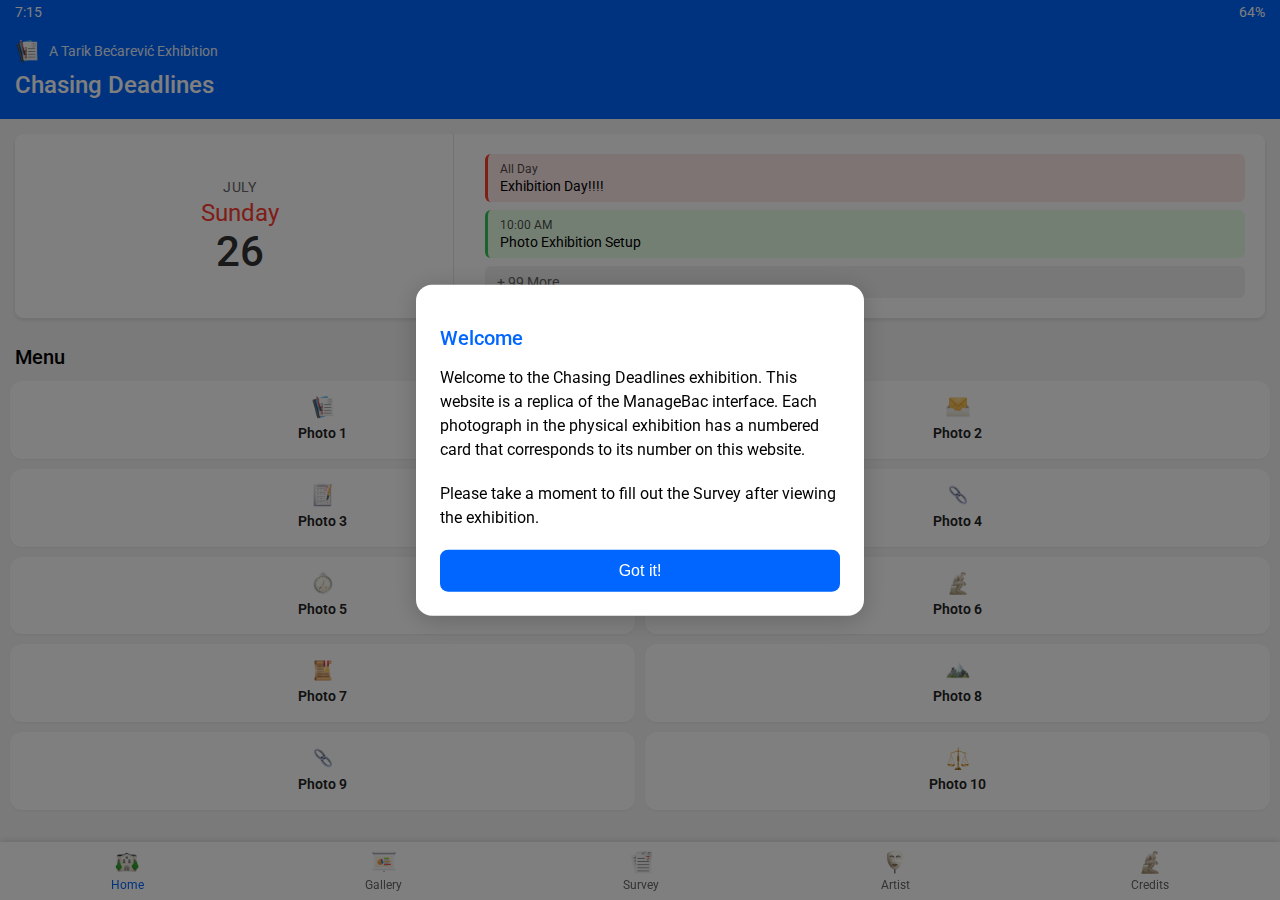
<file: index.html>
<!DOCTYPE html>
<html lang="en">
<head>
    <meta charset="UTF-8">
    <meta name="viewport" content="width=device-width, initial-scale=1.0">
    <title>Chasing Deadlines</title>
    <link rel="stylesheet" href="styles.css">
    <link href="https://fonts.googleapis.com/css2?family=Roboto:wght@400;500;700&display=swap" rel="stylesheet">
    <style>
        .welcome-overlay {
            position: fixed;
            top: 0;
            left: 0;
            width: 100%;
            height: 100%;
            background: rgba(0, 0, 0, 0.5);
            z-index: 1000;
            display: none;
        }
        
        .welcome-popup {
            position: fixed;
            top: 50%;
            left: 50%;
            transform: translate(-50%, -50%);
            background: white;
            padding: 24px;
            border-radius: 16px;
            max-width: 85%;
            width: 400px;
            z-index: 1001;
            box-shadow: 0 4px 24px rgba(0, 0, 0, 0.2);
        }
        
        .welcome-title {
            font-size: 20px;
            font-weight: 500;
            margin-bottom: 16px;
            color: var(--primary-blue);
        }
        
        .welcome-text {
            font-size: 16px;
            line-height: 1.5;
            margin-bottom: 20px;
            color: var(--text-primary);
        }
        
        .welcome-button {
            background: var(--primary-blue);
            color: white;
            border: none;
            padding: 12px 24px;
            border-radius: 8px;
            font-size: 16px;
            cursor: pointer;
            width: 100%;
        }
    </style>
</head>
<body>
    <div class="welcome-overlay">
        <div class="welcome-popup">
            <h2 class="welcome-title">Welcome</h2>
            <p class="welcome-text">
                Welcome to the Chasing Deadlines exhibition. This website is a replica of the ManageBac interface.
                Each photograph in the physical exhibition has a numbered card that corresponds
                to its number on this website.
            </p>
            <p class="welcome-text">
                Please take a moment to fill out the Survey after viewing the exhibition.
            </p>
            <button class="welcome-button">Got it!</button>
        </div>
    </div>

    <div class="status-bar">
        <span class="time">9:45</span>
        <span class="battery">64%</span>
    </div>

    <div class="header">
        <div class="header-top">
            <img src="ManageBac Icon Set/12-Miscellaneous/Study & Revision.png" alt="" class="small-logo">
            <span class="author">A Tarik Bećarević Exhibition</span>
        </div>
        <h1>Chasing Deadlines</h1>
    </div>

    <div class="date-card">
        <div class="date-info">
            <div class="month">FEBRUARY</div>
            <div class="day">Saturday</div>
            <div class="number">8</div>
        </div>
        <div class="event">
            <div class="event-list">
                <div class="event-item red">
                    <span>All Day</span>
                    <span>Exhibition Day!!!!</span>
                </div>
                <div class="event-item green">
                    <span>10:00 AM</span>
                    <span>Photo Exhibition Setup</span>
                </div>
                <div class="more-events">+ 99 More</div>
            </div>
        </div>
    </div>

    <div class="menu-section">
        <div class="menu-label">Menu</div>
        <div class="menu-grid">
            <a href="photo1.html?from=home" class="menu-item">
                <img src="ManageBac Icon Set/12-Miscellaneous/Study & Revision.png" alt="" class="menu-icon">
                <span>Photo 1</span>
            </a>
            <a href="photo2.html" class="menu-item">
                <img src="ManageBac Icon Set/12-Miscellaneous/Messages.png" alt="" class="menu-icon">
                <span>Photo 2</span>
            </a>
            <a href="photo3.html" class="menu-item">
                <img src="ManageBac Icon Set/12-Miscellaneous/Exams.png" alt="" class="menu-icon">
                <span>Photo 3</span>
            </a>
            <a href="photo4.html" class="menu-item">
                <img src="ManageBac Icon Set/07-Attitudes/Commitment.png" alt="" class="menu-icon">
                <span>Photo 4</span>
            </a>
            <a href="photo5.html" class="menu-item">
                <img src="ManageBac Icon Set/03-ATL Skills/Self-management skills.png" alt="" class="menu-icon">
                <span>Photo 5</span>
            </a>
            <a href="photo6.html" class="menu-item">
                <img src="ManageBac Icon Set/02-Learner Profile/Reflective.png" alt="" class="menu-icon">
                <span>Photo 6</span>
            </a>
            <a href="photo7.html" class="menu-item">
                <img src="ManageBac Icon Set/07-Attitudes/Independence.png" alt="" class="menu-icon">
                <span>Photo 7</span>
            </a>
            <a href="photo8.html" class="menu-item">
                <img src="ManageBac Icon Set/02-Learner Profile/Risk-Taker.png" alt="" class="menu-icon">
                <span>Photo 8</span>
            </a>
            <a href="photo9.html" class="menu-item">
                <img src="ManageBac Icon Set/07-Attitudes/Commitment.png" alt="" class="menu-icon">
                <span>Photo 9</span>
            </a>
            <a href="photo10.html" class="menu-item">
                <img src="ManageBac Icon Set/02-Learner Profile/Balanced.png" alt="" class="menu-icon">
                <span>Photo 10</span>
            </a>
        </div>
    </div>

    <nav class="bottom-nav">
        <a href="#" class="nav-item active">
            <img src="ManageBac Icon Set/12-Miscellaneous/School to Home.png" alt="" class="nav-icon">
            <span>Home</span>
        </a>
        <a href="gallery.html" class="nav-item">
            <img src="ManageBac Icon Set/12-Miscellaneous/Presentation Mode.png" alt="" class="nav-icon">
            <span>Gallery</span>
        </a>
        <a href="https://forms.gle/i2ELuoSxfWVQaej1A" target="_blank" class="nav-item">
            <img src="ManageBac Icon Set/09-Assessment/Assessment.png" alt="" class="nav-icon">
            <span>Survey</span>
        </a>
        <a href="artist.html" class="nav-item">
            <img src="ManageBac Icon Set/05-The Key Concepts/Perspective.png" alt="" class="nav-icon">
            <span>Artist</span>
        </a>
        <a href="credits.html" class="nav-item">
            <img src="ManageBac Icon Set/02-Learner Profile/Reflective.png" alt="" class="nav-icon">
            <span>Credits</span>
        </a>
    </nav>

    <script src="script.js"></script>
    <script>
        // Check if this is the first visit
        if (!localStorage.getItem('welcomeShown')) {
            document.querySelector('.welcome-overlay').style.display = 'block';
            localStorage.setItem('welcomeShown', 'true');
        }
        
        // Close popup when button is clicked
        document.querySelector('.welcome-button').addEventListener('click', function() {
            document.querySelector('.welcome-overlay').style.display = 'none';
        });
    </script>
</body>
</html>
</file>
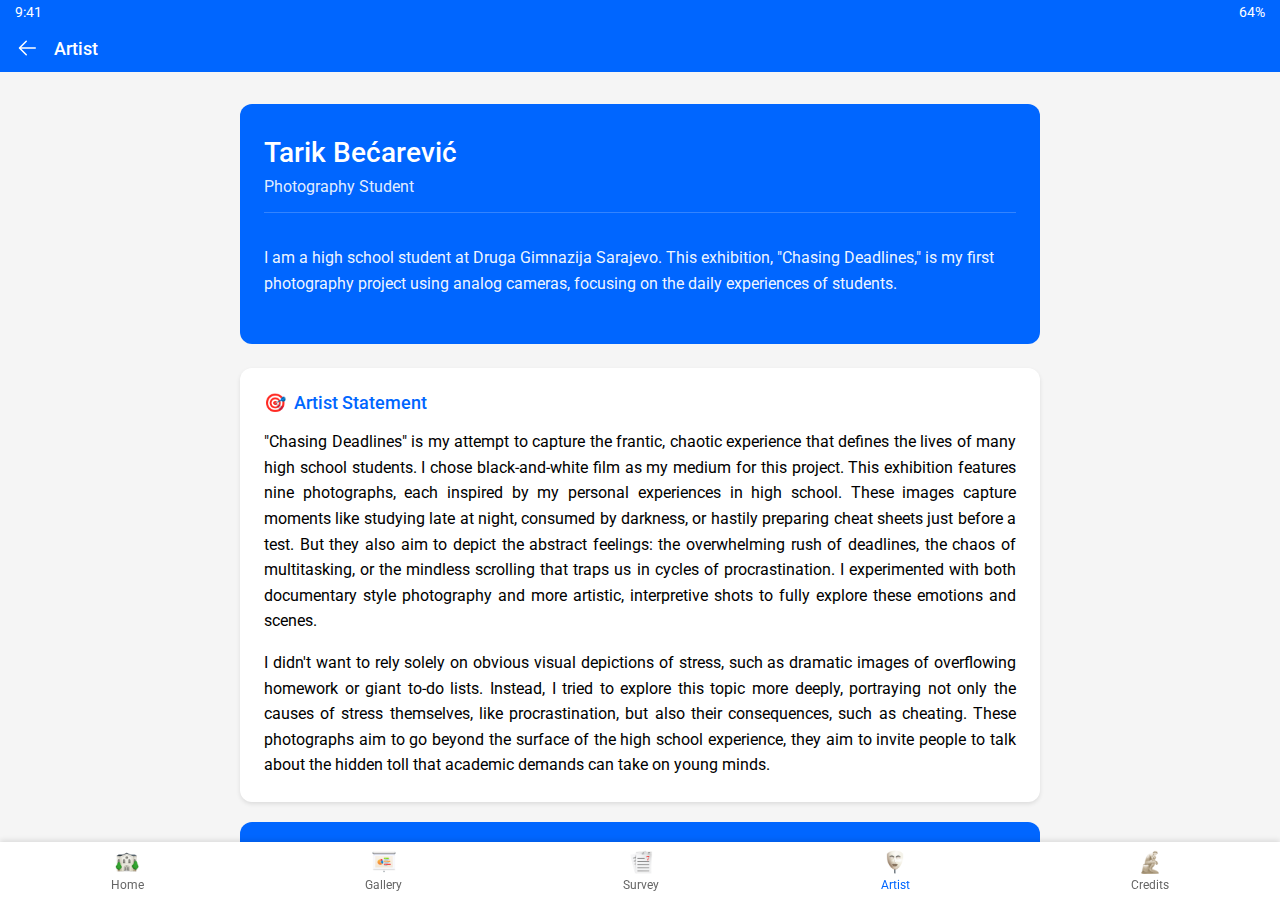
<file: artist.html>
<!DOCTYPE html>
<html lang="en">
<head>
    <meta charset="UTF-8">
    <meta name="viewport" content="width=device-width, initial-scale=1.0">
    <title>Artist - Chasing Deadlines</title>
    <link rel="stylesheet" href="styles.css">
    <link rel="stylesheet" href="artist.css">
    <link href="https://fonts.googleapis.com/css2?family=Roboto:wght@400;500;700&display=swap" rel="stylesheet">
</head>
<body>
    <div class="status-bar">
        <span class="time">9:41</span>
        <span class="battery">64%</span>
    </div>

    <div class="photo-header">
        <a href="index.html" class="back-button">
            <img src="back-svgrepo-com.svg" alt="" class="back-icon">
        </a>
        <span class="header-title">Artist</span>
    </div>

    <div class="content">
        <div class="artist-profile">
            <div class="creative-header">
                <h1 class="artist-name">Tarik Bećarević</h1>
                <p class="artist-title">Photography Student</p>
                <div class="artist-bio">
                    <p>I am a high school student at Druga Gimnazija Sarajevo. This exhibition, "Chasing Deadlines," is my first photography project using analog cameras, focusing on the daily experiences of students.</p>
                </div>
            </div>

            <div class="section-card">
                <h2 class="section-title" data-icon="🎯">Artist Statement</h2>
                <div class="section-content">
                    <p>"Chasing Deadlines" is my attempt to capture the frantic, chaotic experience that defines the lives of many high school students. I chose black-and-white film as my medium for this project. This exhibition features nine photographs, each inspired by my personal experiences in high school. These images capture moments like studying late at night, consumed by darkness, or hastily preparing cheat sheets just before a test. But they also aim to depict the abstract feelings: the overwhelming rush of deadlines, the chaos of multitasking, or the mindless scrolling that traps us in cycles of procrastination. I experimented with both documentary style photography and more artistic, interpretive shots to fully explore these emotions and scenes.</p>
                    
                    <p>I didn't want to rely solely on obvious visual depictions of stress, such as dramatic images of overflowing homework or giant to-do lists. Instead, I tried to explore this topic more deeply, portraying not only the causes of stress themselves, like procrastination, but also their consequences, such as cheating. These photographs aim to go beyond the surface of the high school experience, they aim to invite people to talk about the hidden toll that academic demands can take on young minds.</p>
                </div>
            </div>

            <div class="contact-info">
                <a href="mailto:tarik@becarevic.net" class="contact-item">
                    <span>📧</span>
                    <span>tarik@becarevic.net</span>
                </a>
                <a href="https://instagram.com/tarikbecarevic" target="_blank" class="contact-item">
                    <span>📸</span>
                    <span>@tarikbecarevic</span>
                </a>
                <a href="https://instagram.com/tarikshootsfilm" target="_blank" class="contact-item">
                    <span>🎞️</span>
                    <span>@tarikshootsfilm</span>
                </a>
            </div>
        </div>
    </div>

    <nav class="bottom-nav">
        <a href="index.html" class="nav-item">
            <img src="ManageBac Icon Set/12-Miscellaneous/School to Home.png" alt="" class="nav-icon">
            <span>Home</span>
        </a>
        <a href="gallery.html" class="nav-item">
            <img src="ManageBac Icon Set/12-Miscellaneous/Presentation Mode.png" alt="" class="nav-icon">
            <span>Gallery</span>
        </a>
        <a href="https://forms.gle/i2ELuoSxfWVQaej1A" target="_blank" class="nav-item">
            <img src="ManageBac Icon Set/09-Assessment/Assessment.png" alt="" class="nav-icon">
            <span>Survey</span>
        </a>
        <a href="#" class="nav-item active">
            <img src="ManageBac Icon Set/05-The Key Concepts/Perspective.png" alt="" class="nav-icon">
            <span>Artist</span>
        </a>
        <a href="credits.html" class="nav-item">
            <img src="ManageBac Icon Set/02-Learner Profile/Reflective.png" alt="" class="nav-icon">
            <span>Credits</span>
        </a>
    </nav>
</body>
</html>
</file>
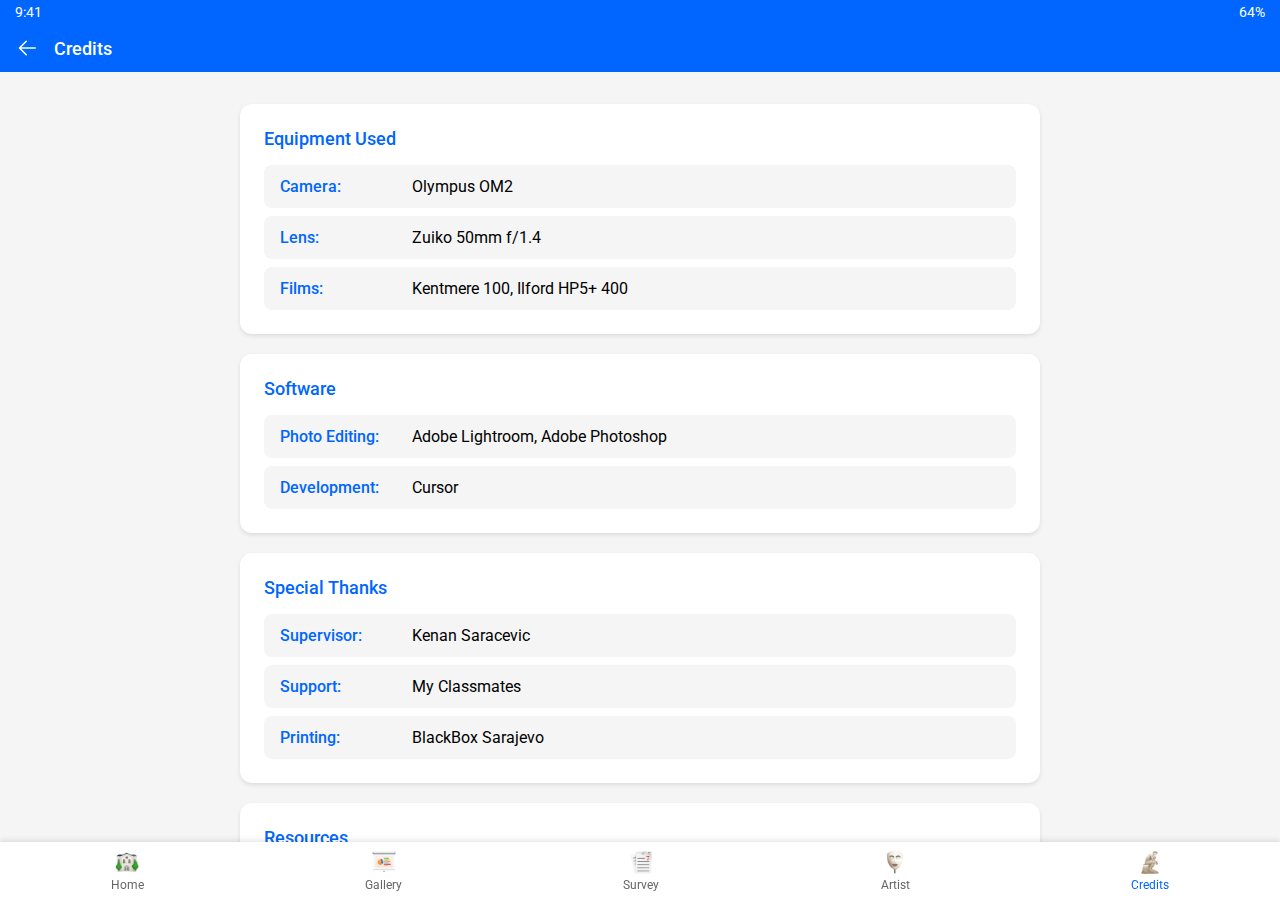
<file: credits.html>
<!DOCTYPE html>
<html lang="en">
<head>
    <meta charset="UTF-8">
    <meta name="viewport" content="width=device-width, initial-scale=1.0">
    <title>Credits - Chasing Deadlines</title>
    <link rel="stylesheet" href="styles.css">
    <link rel="stylesheet" href="credits.css">
    <link href="https://fonts.googleapis.com/css2?family=Roboto:wght@400;500;700&display=swap" rel="stylesheet">
</head>
<body>
    <div class="status-bar">
        <span class="time">9:41</span>
        <span class="battery">64%</span>
    </div>

    <div class="photo-header">
        <a href="index.html" class="back-button">
            <img src="back-svgrepo-com.svg" alt="" class="back-icon">
        </a>
        <span class="header-title">Credits</span>
    </div>

    <div class="content">
        <div class="credits-container">
            <div class="credits-section">
                <h2 class="section-title">Equipment Used</h2>
                <ul class="credits-list">
                    <li data-label="Camera">Olympus OM2</li>
                    <li data-label="Lens">Zuiko 50mm f/1.4</li>
                    <li data-label="Films">Kentmere 100, Ilford HP5+ 400</li>
                </ul>
            </div>

            <div class="credits-section">
                <h2 class="section-title">Software</h2>
                <ul class="credits-list">
                    <li data-label="Photo Editing">Adobe Lightroom, Adobe Photoshop</li>
                    <li data-label="Development">Cursor</li>
                </ul>
            </div>

            <div class="credits-section">
                <h2 class="section-title">Special Thanks</h2>
                <ul class="credits-list">
                    <li data-label="Supervisor">Kenan Saracevic</li>
                    <li data-label="Support">My Classmates</li>
                    <li data-label="Printing">BlackBox Sarajevo</li>
                </ul>
            </div>

            <div class="credits-section">
                <h2 class="section-title">Resources</h2>
                <ul class="credits-list">
                    <li data-label="Interface Icons">ManageBac Icon Set</li>
                    <li><a target="_blank" href="https://icons8.com/icon/sa0DLzvj6H5i/polaroid">Polaroid</a> icon by <a target="_blank" href="https://icons8.com">Icons8</a></li>
                    <li><a target="_blank" href="https://icons8.com/icon/6yzLYhZi1gra/film-reel">Film</a> icon by <a target="_blank" href="https://icons8.com">Icons8</a></li>
                    <li><a target="_blank" href="https://icons8.com/icon/DnZ0kfisrUOy/small-lens">Lens</a> icon by <a target="_blank" href="https://icons8.com">Icons8</a></li>
                </ul>
            </div>
        </div>
    </div>

    <nav class="bottom-nav">
        <a href="index.html" class="nav-item">
            <img src="ManageBac Icon Set/12-Miscellaneous/School to Home.png" alt="" class="nav-icon">
            <span>Home</span>
        </a>
        <a href="gallery.html" class="nav-item">
            <img src="ManageBac Icon Set/12-Miscellaneous/Presentation Mode.png" alt="" class="nav-icon">
            <span>Gallery</span>
        </a>
        <a href="https://forms.gle/i2ELuoSxfWVQaej1A" target="_blank" class="nav-item">
            <img src="ManageBac Icon Set/09-Assessment/Assessment.png" alt="" class="nav-icon">
            <span>Survey</span>
        </a>
        <a href="artist.html" class="nav-item">
            <img src="ManageBac Icon Set/05-The Key Concepts/Perspective.png" alt="" class="nav-icon">
            <span>Artist</span>
        </a>
        <a href="#" class="nav-item active">
            <img src="ManageBac Icon Set/02-Learner Profile/Reflective.png" alt="" class="nav-icon">
            <span>Credits</span>
        </a>
    </nav>
</body>
</html>
</file>
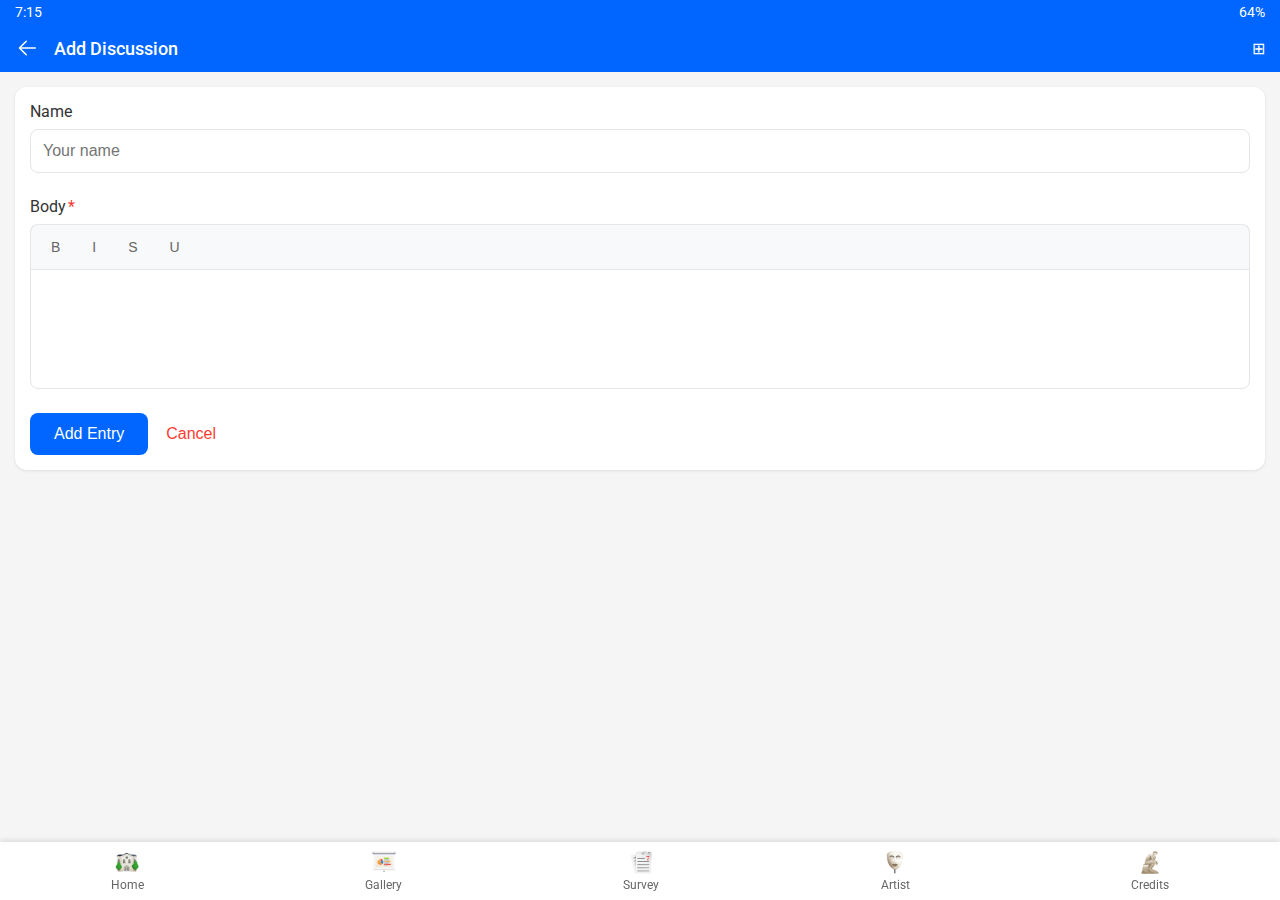
<file: discussions.html>
<!DOCTYPE html>
<html lang="en">
<head>
    <meta charset="UTF-8">
    <meta name="viewport" content="width=device-width, initial-scale=1.0">
    <title>Add Discussion - Chasing Deadlines</title>
    <link rel="stylesheet" href="styles.css">
    <link rel="stylesheet" href="photo-details.css">
    <link rel="stylesheet" href="discussions.css">
    <link href="https://fonts.googleapis.com/css2?family=Roboto:wght@400;500;700&display=swap" rel="stylesheet">
    <script>
        // Get the current photo number from URL
        function getCurrentPhotoId() {
            // First check URL parameters
            const urlParams = new URLSearchParams(window.location.search);
            const photoParam = urlParams.get('photo');
            
            if (photoParam) {
                return `photo-${photoParam}`;
            }
            
            // Fallback to checking pathname
            const path = window.location.pathname;
            const match = path.match(/photo(\d+)\.html/);
            return match ? `photo-${match[1]}` : 'general';
        }

        window.commentoConfig = {
            hideDeleted: true,
            noFonts: true,
            autoInit: false,
            cssOverride: '',
            pageId: getCurrentPhotoId(),
            siteId: 'deadlines-becarevic-net',
            commentoAuth: {
                anonymous: true,
                noLogin: true
            },
            defaultSortPolicy: 'newest',
            hideAnonymous: false
        }

        // Add this to set the commenter name globally
        window.commentoCommenterName = '';
    </script>
</head>
<body>
    <div class="status-bar">
        <span class="time">9:41</span>
        <span class="battery">64%</span>
    </div>

    <div class="photo-header">
        <a href="index.html" class="back-button">
            <img src="back-svgrepo-com.svg" alt="" class="back-icon">
        </a>
        <span class="header-title">Add Discussion</span>
        <div class="header-actions">⊞</div>
    </div>

    <div class="scrollable-content">
        <div class="discussion-form">
            <div class="form-group">
                <label for="name">Name</label>
                <input type="text" id="name" placeholder="Your name">
            </div>

            <div class="form-group">
                <label for="body">Body<span class="required">*</span></label>
                <div class="editor-toolbar">
                    <button type="button" id="boldBtn" title="Bold">B</button>
                    <button type="button" id="italicBtn" title="Italic">I</button>
                    <button type="button" id="strikeBtn" title="Strikethrough">S</button>
                    <button type="button" id="underlineBtn" title="Underline">U</button>
                </div>
                <textarea id="body" placeholder="Start typing here..."></textarea>
            </div>

            <div class="form-actions">
                <button type="submit" class="add-entry">Add Entry</button>
                <button type="button" class="cancel">Cancel</button>
            </div>
        </div>
        
        <!-- Hidden Commento div -->
        <div id="commento" style="position: absolute; left: -9999px;"></div>
        
        <!-- Visible comments section -->
        <div class="comments-section">
            <!-- Comments will be dynamically inserted here -->
        </div>
    </div>

    <nav class="bottom-nav">
        <a href="index.html" class="nav-item">
            <img src="ManageBac Icon Set/12-Miscellaneous/School to Home.png" alt="" class="nav-icon">
            <span>Home</span>
        </a>
        <a href="gallery.html" class="nav-item">
            <img src="ManageBac Icon Set/12-Miscellaneous/Presentation Mode.png" alt="" class="nav-icon">
            <span>Gallery</span>
        </a>
        <a href="https://forms.gle/i2ELuoSxfWVQaej1A" target="_blank" class="nav-item">
            <img src="ManageBac Icon Set/09-Assessment/Assessment.png" alt="" class="nav-icon">
            <span>Survey</span>
        </a>
        <a href="artist.html" class="nav-item">
            <img src="ManageBac Icon Set/05-The Key Concepts/Perspective.png" alt="" class="nav-icon">
            <span>Artist</span>
        </a>
        <a href="credits.html" class="nav-item">
            <img src="ManageBac Icon Set/02-Learner Profile/Reflective.png" alt="" class="nav-icon">
            <span>Credits</span>
        </a>
    </nav>

    <script defer src="https://cdn.commento.io/js/commento.js"></script>
    <script src="script.js"></script>
    <script src="editor.js"></script>
    <noscript>Please enable JavaScript to load the comments.</noscript>
</body>
</html>
</file>
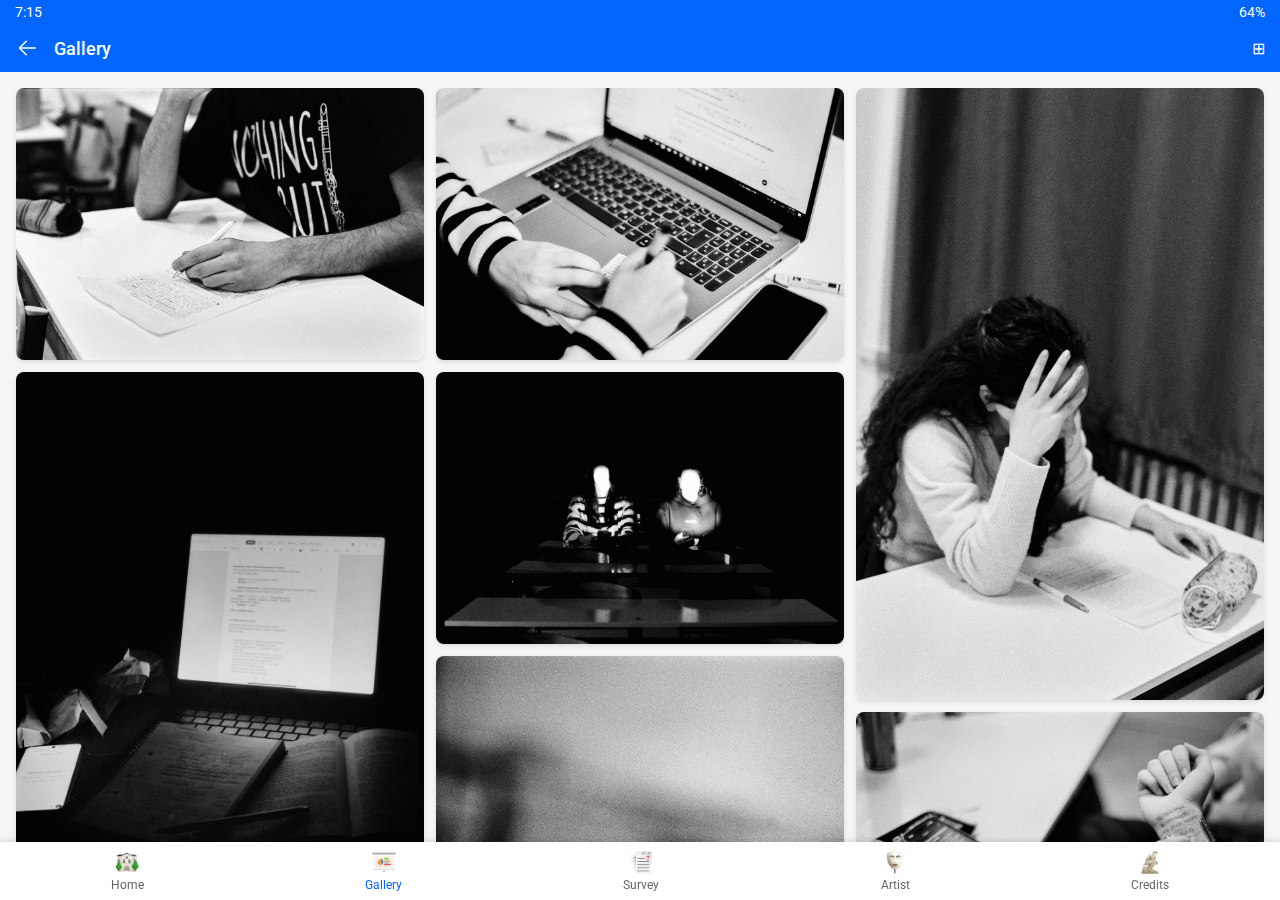
<file: gallery.html>
<!DOCTYPE html>
<html lang="en">
<head>
    <meta charset="UTF-8">
    <meta name="viewport" content="width=device-width, initial-scale=1.0">
    <title>Gallery - Chasing Deadlines</title>
    <link rel="stylesheet" href="styles.css">
    <link rel="stylesheet" href="gallery.css">
    <link href="https://fonts.googleapis.com/css2?family=Roboto:wght@400;500;700&display=swap" rel="stylesheet">
</head>
<body>
    <div class="status-bar">
        <span class="time">9:41</span>
        <span class="battery">64%</span>
    </div>

    <div class="photo-header">
        <a href="index.html" class="back-button">
            <img src="back-svgrepo-com.svg" alt="" class="back-icon">
        </a>
        <span class="header-title">Gallery</span>
        <div class="header-actions">⊞</div>
    </div>

    <div class="content">
        <!-- Photo grid will be dynamically inserted here -->
    </div>

    <nav class="bottom-nav">
        <a href="index.html" class="nav-item">
            <img src="ManageBac Icon Set/12-Miscellaneous/School to Home.png" alt="" class="nav-icon">
            <span>Home</span>
        </a>
        <a href="#" class="nav-item active">
            <img src="ManageBac Icon Set/12-Miscellaneous/Presentation Mode.png" alt="" class="nav-icon">
            <span>Gallery</span>
        </a>
        <a href="https://forms.gle/i2ELuoSxfWVQaej1A" target="_blank" class="nav-item">
            <img src="ManageBac Icon Set/09-Assessment/Assessment.png" alt="" class="nav-icon">
            <span>Survey</span>
        </a>
        <a href="artist.html" class="nav-item">
            <img src="ManageBac Icon Set/05-The Key Concepts/Perspective.png" alt="" class="nav-icon">
            <span>Artist</span>
        </a>
        <a href="credits.html" class="nav-item">
            <img src="ManageBac Icon Set/02-Learner Profile/Reflective.png" alt="" class="nav-icon">
            <span>Credits</span>
        </a>
    </nav>

    <script src="script.js"></script>
    <script src="Gallery.js"></script>
</body>
</html>
</file>
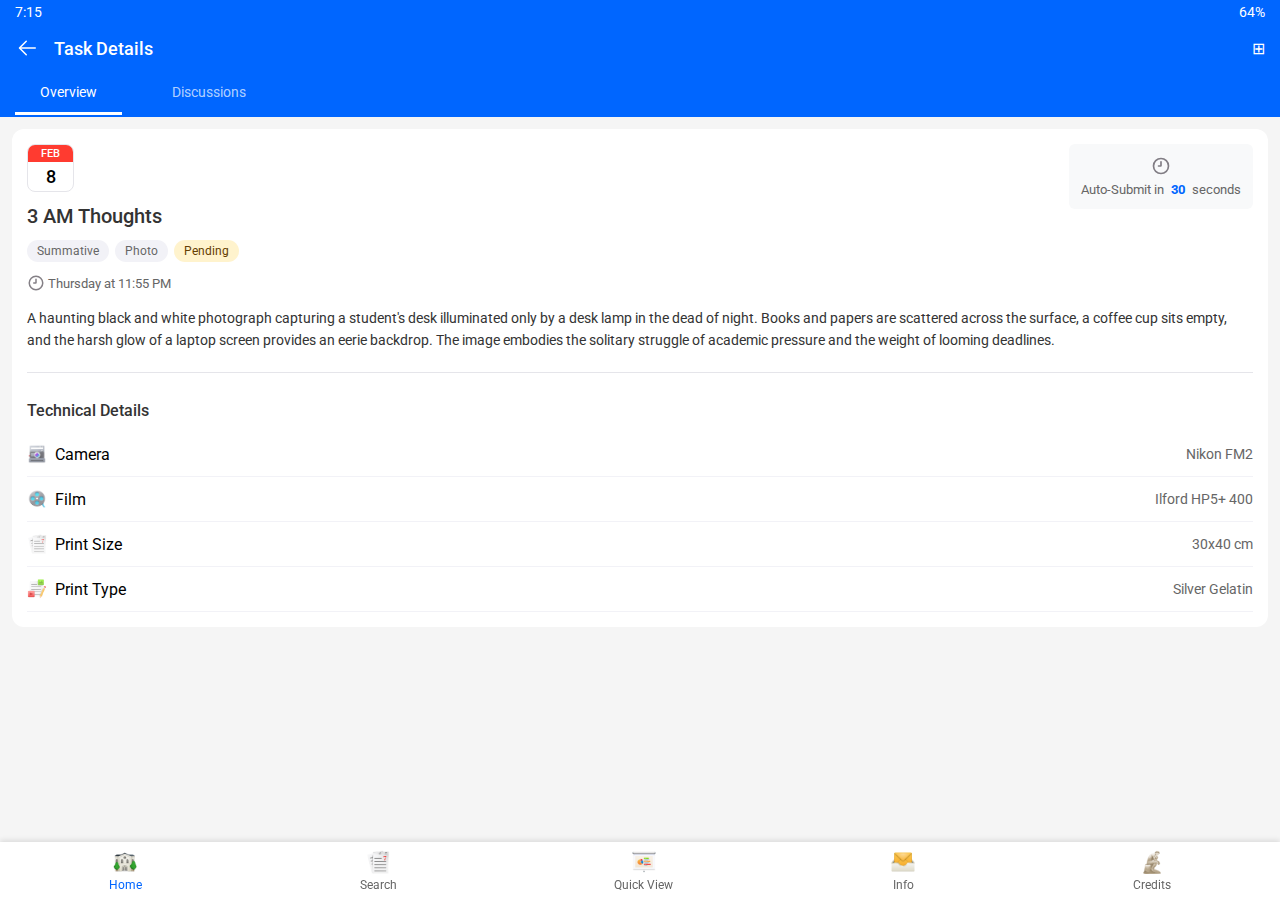
<file: photo1.html>
<!DOCTYPE html>
<html lang="en">
<head>
    <meta charset="UTF-8">
    <meta name="viewport" content="width=device-width, initial-scale=1.0">
    <title>Photo 1 - Chasing Deadlines</title>
    <link rel="stylesheet" href="styles.css">
    <link rel="stylesheet" href="photo-details.css">
    <link href="https://fonts.googleapis.com/css2?family=Roboto:wght@400;500;700&display=swap" rel="stylesheet">
</head>
<body>
    <div class="status-bar">
        <span class="time">9:41</span>
        <span class="battery">64%</span>
    </div>

    <div class="photo-header">
        <a href="index.html" class="back-button">
            <img src="back-svgrepo-com.svg" alt="" class="back-icon">
        </a>
        <span class="header-title">Task Details</span>
        <div class="header-actions">⊞</div>
    </div>

    <div class="tab-bar">
        <a href="#" class="tab active">Overview</a>
        <a href="discussions.html?photo=1" class="tab">Discussions</a>
    </div>

    <div class="content">
        <div class="photo-card">
            <div class="assessment-status">
                <img src="clock-svgrepo-com.svg" alt="" class="status-icon">
                <div class="timer-text-container">
                    <span id="timer-text">Auto-Submit in </span>
                    <span id="countdown">30</span>
                    <span> seconds</span>
                </div>
            </div>

            <div class="date-badge">
                <div class="date-month">FEB</div>
                <div class="date-day">8</div>
            </div>

            <h1 class="photo-title">3 AM Thoughts</h1>
            
            <div class="photo-tags">
                <span class="tag">Summative</span>
                <span class="tag">Photo</span>
                <span class="tag pending">Pending</span>
            </div>

            <div class="deadline-info">
                <img src="clock-svgrepo-com.svg" alt="" class="time-icon">
                <span>Thursday at 11:55 PM</span>
            </div>

            <div class="photo-description">
                A haunting black and white photograph capturing a student's desk illuminated only by a desk lamp in the dead of night. Books and papers are scattered across the surface, a coffee cup sits empty, and the harsh glow of a laptop screen provides an eerie backdrop. The image embodies the solitary struggle of academic pressure and the weight of looming deadlines.
            </div>

            <div class="photo-specs">
                <h2>Technical Details</h2>
                
                <div class="spec-item">
                    <div class="spec-header">
                        <img src="icons8-polaroid-94.png" alt="" class="spec-icon">
                        <span>Camera</span>
                    </div>
                    <span class="spec-value">Nikon FM2</span>
                </div>

                <div class="spec-item">
                    <div class="spec-header">
                        <img src="icons8-film-94.png" alt="" class="spec-icon">
                        <span>Film</span>
                    </div>
                    <span class="spec-value">Ilford HP5+ 400</span>
                </div>

                <div class="spec-item">
                    <div class="spec-header">
                        <img src="ManageBac Icon Set/09-Assessment/Assessment.png" alt="" class="spec-icon">
                        <span>Print Size</span>
                    </div>
                    <span class="spec-value">30x40 cm</span>
                </div>

                <div class="spec-item">
                    <div class="spec-header">
                        <img src="ManageBac Icon Set/08-Additional Curriculum Component/Content.png" alt="" class="spec-icon">
                        <span>Print Type</span>
                    </div>
                    <span class="spec-value">Silver Gelatin</span>
                </div>
            </div>
        </div>
    </div>

    <nav class="bottom-nav">
        <a href="#" class="nav-item active">
            <img src="ManageBac Icon Set/12-Miscellaneous/School to Home.png" alt="" class="nav-icon">
            <span>Home</span>
        </a>
        <a href="#" class="nav-item">
            <img src="ManageBac Icon Set/09-Assessment/Assessment.png" alt="" class="nav-icon">
            <span>Search</span>
        </a>
        <a href="#" class="nav-item">
            <img src="ManageBac Icon Set/12-Miscellaneous/Presentation Mode.png" alt="" class="nav-icon">
            <span>Quick View</span>
        </a>
        <a href="#" class="nav-item">
            <img src="ManageBac Icon Set/12-Miscellaneous/Messages.png" alt="" class="nav-icon">
            <span>Info</span>
        </a>
        <a href="#" class="nav-item">
            <img src="ManageBac Icon Set/02-Learner Profile/Reflective.png" alt="" class="nav-icon">
            <span>Credits</span>
        </a>
    </nav>

    <script src="script.js"></script>
    <script>
        let seconds = 30;
        const countdownElement = document.getElementById('countdown');
        const timerTextElement = document.getElementById('timer-text');
        
        const countdownInterval = setInterval(() => {
            seconds--;
            countdownElement.textContent = seconds;
            
            if(seconds <= 10) {
                countdownElement.style.color = '#FF3B30';
                timerTextElement.style.color = '#FF3B30';
            }
            
            if(seconds <= 0) {
                clearInterval(countdownInterval);
                window.location.href = 'index.html';
            }
        }, 1000);
    </script>
</body>
</html>
</file>
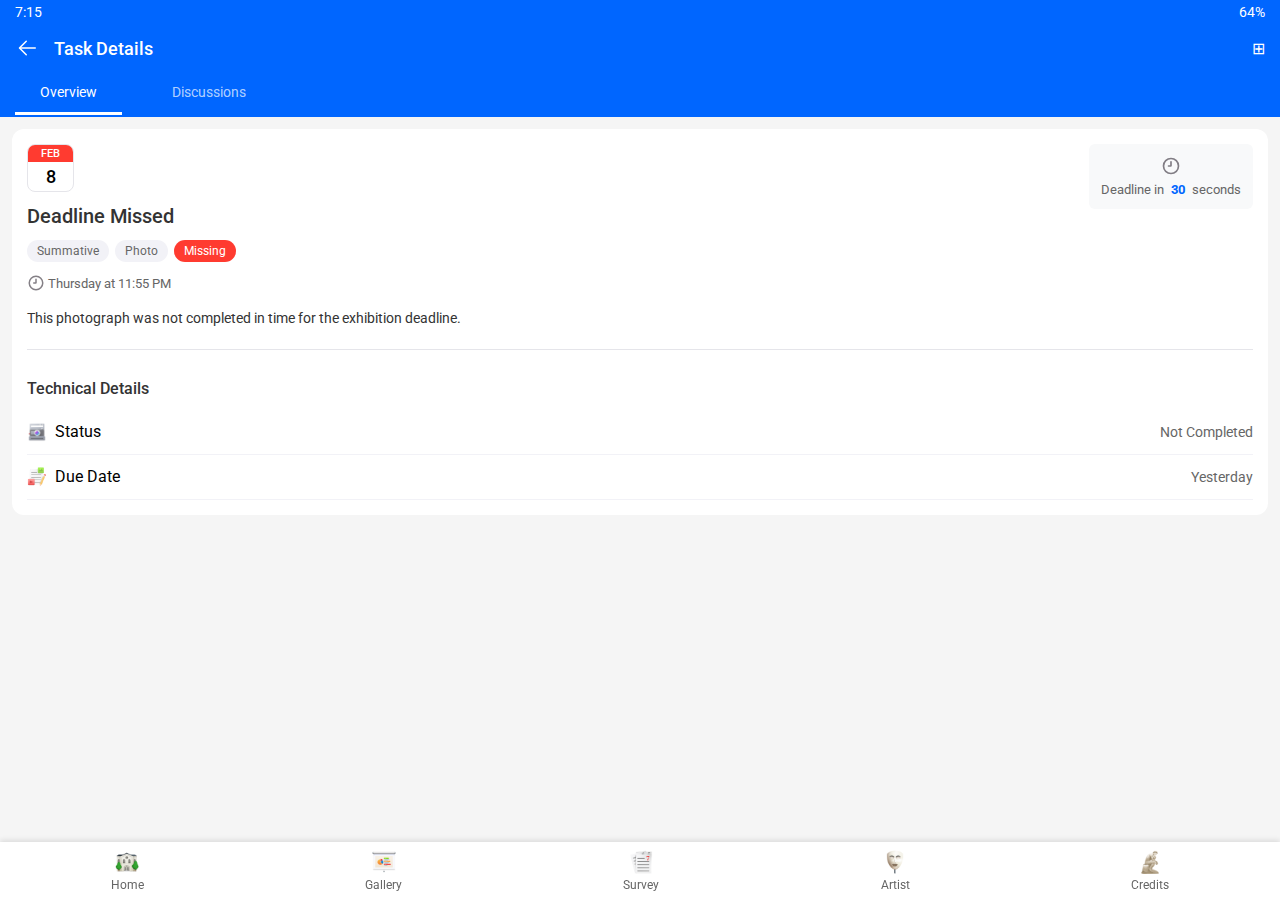
<file: photo10.html>
<!DOCTYPE html>
<html lang="en">
<head>
    <meta charset="UTF-8">
    <meta name="viewport" content="width=device-width, initial-scale=1.0">
    <title>Photo 10 - Chasing Deadlines</title>
    <link rel="stylesheet" href="styles.css">
    <link rel="stylesheet" href="photo-details.css">
    <link href="https://fonts.googleapis.com/css2?family=Roboto:wght@400;500;700&display=swap" rel="stylesheet">
</head>
<body>
    <div class="status-bar">
        <span class="time">9:41</span>
        <span class="battery">64%</span>
    </div>

    <div class="photo-header">
        <a href="#" class="back-button" onclick="window.location.href=handleBackNavigation(); return false;">
            <img src="back-svgrepo-com.svg" alt="" class="back-icon">
        </a>
        <span class="header-title">Task Details</span>
        <div class="header-actions">⊞</div>
    </div>

    <div class="tab-bar">
        <a href="#" class="tab active">Overview</a>
        <a href="discussions.html?photo=1" class="tab">Discussions</a>
    </div>

    <div class="content">
        <div class="photo-card">
            <div class="assessment-status">
                <img src="clock-svgrepo-com.svg" alt="" class="status-icon">
                <div class="timer-text-container">
                    <span id="timer-text">Deadline in </span>
                    <span id="countdown">30</span>
                    <span> seconds</span>
                </div>
            </div>

            <div class="date-badge">
                <div class="date-month">FEB</div>
                <div class="date-day">8</div>
            </div>

            <h1 class="photo-title">Deadline Missed</h1>
            
            <div class="photo-tags">
                <span class="tag">Summative</span>
                <span class="tag">Photo</span>
                <span class="tag" style="background-color: #FF3B30; color: white;">Missing</span>
            </div>

            <div class="deadline-info">
                <img src="clock-svgrepo-com.svg" alt="" class="time-icon">
                <span>Thursday at 11:55 PM</span>
            </div>

            <div class="photo-description">
                This photograph was not completed in time for the exhibition deadline.
            </div>

            <div class="photo-specs">
                <h2>Technical Details</h2>
                
                <div class="spec-item">
                    <div class="spec-header">
                        <img src="icons8-polaroid-94.png" alt="" class="spec-icon">
                        <span>Status</span>
                    </div>
                    <span class="spec-value">Not Completed</span>
                </div>

                <div class="spec-item">
                    <div class="spec-header">
                        <img src="ManageBac Icon Set/08-Additional Curriculum Component/Content.png" alt="" class="spec-icon">
                        <span>Due Date</span>
                    </div>
                    <span class="spec-value">Yesterday</span>
                </div>
            </div>
        </div>
    </div>

    <nav class="bottom-nav">
        <a href="index.html" class="nav-item">
            <img src="ManageBac Icon Set/12-Miscellaneous/School to Home.png" alt="" class="nav-icon">
            <span>Home</span>
        </a>
        <a href="gallery.html" class="nav-item">
            <img src="ManageBac Icon Set/12-Miscellaneous/Presentation Mode.png" alt="" class="nav-icon">
            <span>Gallery</span>
        </a>
        <a href="https://forms.gle/i2ELuoSxfWVQaej1A" target="_blank" class="nav-item">
            <img src="ManageBac Icon Set/09-Assessment/Assessment.png" alt="" class="nav-icon">
            <span>Survey</span>
        </a>
        <a href="artist.html" class="nav-item">
            <img src="ManageBac Icon Set/05-The Key Concepts/Perspective.png" alt="" class="nav-icon">
            <span>Artist</span>
        </a>
        <a href="credits.html" class="nav-item">
            <img src="ManageBac Icon Set/02-Learner Profile/Reflective.png" alt="" class="nav-icon">
            <span>Credits</span>
        </a>
    </nav>

    <script src="script.js"></script>
    <script>
        let seconds = 30;
        const countdownElement = document.getElementById('countdown');
        const timerTextElement = document.getElementById('timer-text');
        
        const countdownInterval = setInterval(() => {
            seconds--;
            countdownElement.textContent = seconds;
            
            if(seconds <= 10) {
                countdownElement.style.color = '#FF3B30';
                timerTextElement.style.color = '#FF3B30';
            }
            
            if(seconds <= 0) {
                clearInterval(countdownInterval);
                window.location.href = 'index.html';
            }
        }, 1000);
    </script>
</body>
</html>
</file>
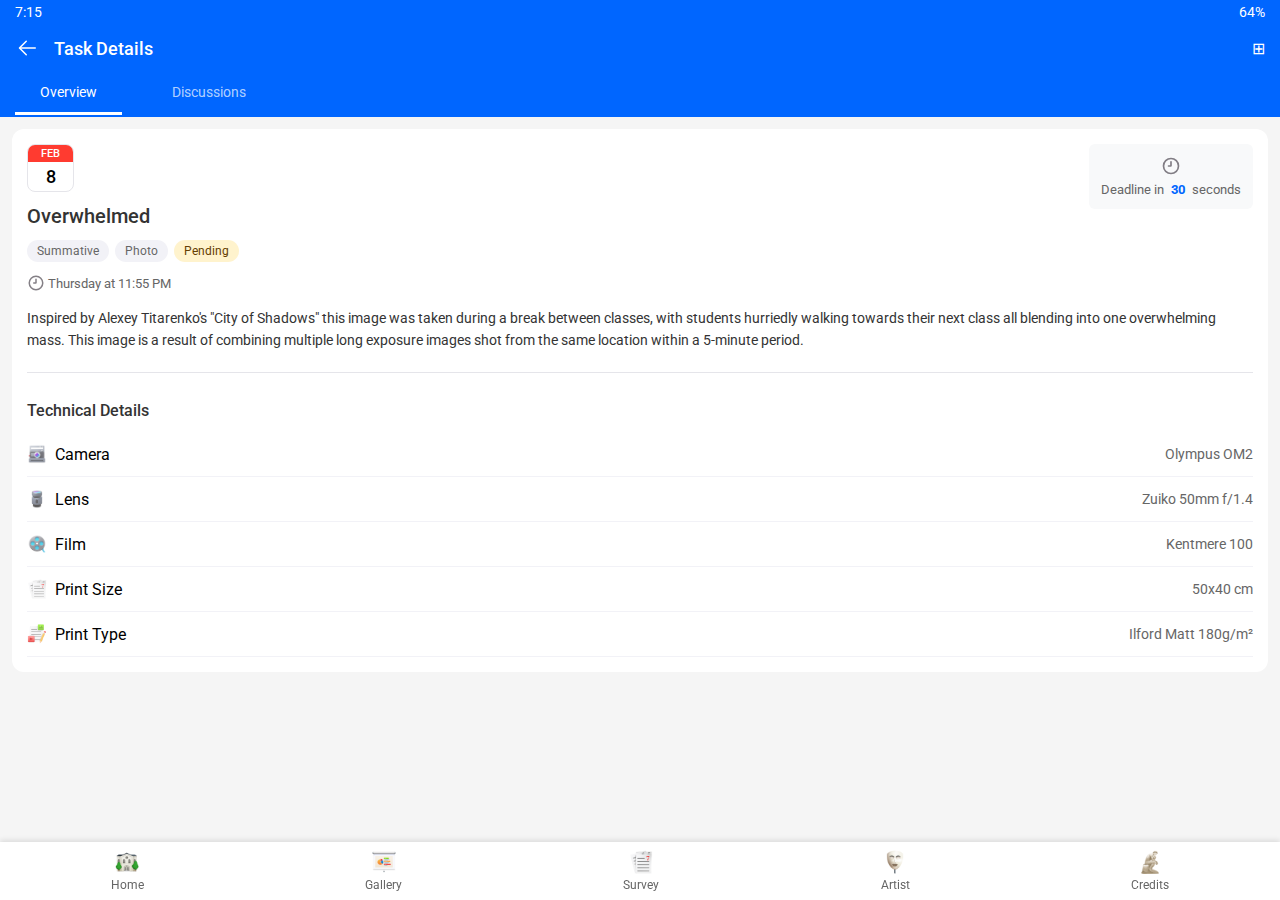
<file: photo2.html>
<!DOCTYPE html>
<html lang="en">
<head>
    <meta charset="UTF-8">
    <meta name="viewport" content="width=device-width, initial-scale=1.0">
    <title>Photo 2 - Chasing Deadlines</title>
    <link rel="stylesheet" href="styles.css">
    <link rel="stylesheet" href="photo-details.css">
    <link href="https://fonts.googleapis.com/css2?family=Roboto:wght@400;500;700&display=swap" rel="stylesheet">
</head>
<body>
    <div class="status-bar">
        <span class="time">9:41</span>
        <span class="battery">64%</span>
    </div>

    <div class="photo-header">
        <a href="#" class="back-button" onclick="window.location.href=handleBackNavigation(); return false;">
            <img src="back-svgrepo-com.svg" alt="" class="back-icon">
        </a>
        <span class="header-title">Task Details</span>
        <div class="header-actions">⊞</div>
    </div>

    <div class="tab-bar">
        <a href="#" class="tab active">Overview</a>
        <a href="discussions.html?photo=2" class="tab">Discussions</a>
    </div>

    <div class="content">
        <div class="photo-card">
            <div class="assessment-status">
                <img src="clock-svgrepo-com.svg" alt="" class="status-icon">
                <div class="timer-text-container">
                    <span id="timer-text">Deadline in </span>
                    <span id="countdown">30</span>
                    <span> seconds</span>
                </div>
            </div>

            <div class="date-badge">
                <div class="date-month">FEB</div>
                <div class="date-day">8</div>
            </div>

            <h1 class="photo-title">Overwhelmed</h1>
            
            <div class="photo-tags">
                <span class="tag">Summative</span>
                <span class="tag">Photo</span>
                <span class="tag pending">Pending</span>
            </div>

            <div class="deadline-info">
                <img src="clock-svgrepo-com.svg" alt="" class="time-icon">
                <span>Thursday at 11:55 PM</span>
            </div>

            <div class="photo-description">
                Inspired by Alexey Titarenko's "City of Shadows" this image was taken during a break between classes, with students hurriedly walking towards their next class all blending into one overwhelming mass. This image is a result of combining multiple long exposure images shot from the same location within a 5-minute period.
            </div>

            <div class="photo-specs">
                <h2>Technical Details</h2>
                
                <div class="spec-item">
                    <div class="spec-header">
                        <img src="icons8-polaroid-94.png" alt="" class="spec-icon">
                        <span>Camera</span>
                    </div>
                    <span class="spec-value">Olympus OM2</span>
                </div>

                <div class="spec-item">
                    <div class="spec-header">
                        <img src="icons8-lens-94.png" alt="" class="spec-icon">
                        <span>Lens</span>
                    </div>
                    <span class="spec-value">Zuiko 50mm f/1.4</span>
                </div>

                <div class="spec-item">
                    <div class="spec-header">
                        <img src="icons8-film-94.png" alt="" class="spec-icon">
                        <span>Film</span>
                    </div>
                    <span class="spec-value">Kentmere 100</span>
                </div>

                <div class="spec-item">
                    <div class="spec-header">
                        <img src="ManageBac Icon Set/09-Assessment/Assessment.png" alt="" class="spec-icon">
                        <span>Print Size</span>
                    </div>
                    <span class="spec-value">50x40 cm</span>
                </div>

                <div class="spec-item">
                    <div class="spec-header">
                        <img src="ManageBac Icon Set/08-Additional Curriculum Component/Content.png" alt="" class="spec-icon">
                        <span>Print Type</span>
                    </div>
                    <span class="spec-value">Ilford Matt 180g/m²</span>
                </div>
            </div>
        </div>
    </div>

    <nav class="bottom-nav">
        <a href="index.html" class="nav-item">
            <img src="ManageBac Icon Set/12-Miscellaneous/School to Home.png" alt="" class="nav-icon">
            <span>Home</span>
        </a>
        <a href="gallery.html" class="nav-item">
            <img src="ManageBac Icon Set/12-Miscellaneous/Presentation Mode.png" alt="" class="nav-icon">
            <span>Gallery</span>
        </a>
        <a href="https://forms.gle/i2ELuoSxfWVQaej1A" target="_blank" class="nav-item">
            <img src="ManageBac Icon Set/09-Assessment/Assessment.png" alt="" class="nav-icon">
            <span>Survey</span>
        </a>
        <a href="artist.html" class="nav-item">
            <img src="ManageBac Icon Set/05-The Key Concepts/Perspective.png" alt="" class="nav-icon">
            <span>Artist</span>
        </a>
        <a href="credits.html" class="nav-item">
            <img src="ManageBac Icon Set/02-Learner Profile/Reflective.png" alt="" class="nav-icon">
            <span>Credits</span>
        </a>
    </nav>

    <script src="script.js"></script>
    <script>
        let seconds = 30;
        const countdownElement = document.getElementById('countdown');
        const timerTextElement = document.getElementById('timer-text');
        
        const countdownInterval = setInterval(() => {
            seconds--;
            countdownElement.textContent = seconds;
            
            if(seconds <= 10) {
                countdownElement.style.color = '#FF3B30';
                timerTextElement.style.color = '#FF3B30';
            }
            
            if(seconds <= 0) {
                clearInterval(countdownInterval);
                window.location.href = 'index.html';
            }
        }, 1000);
    </script>
</body>
</html>
</file>
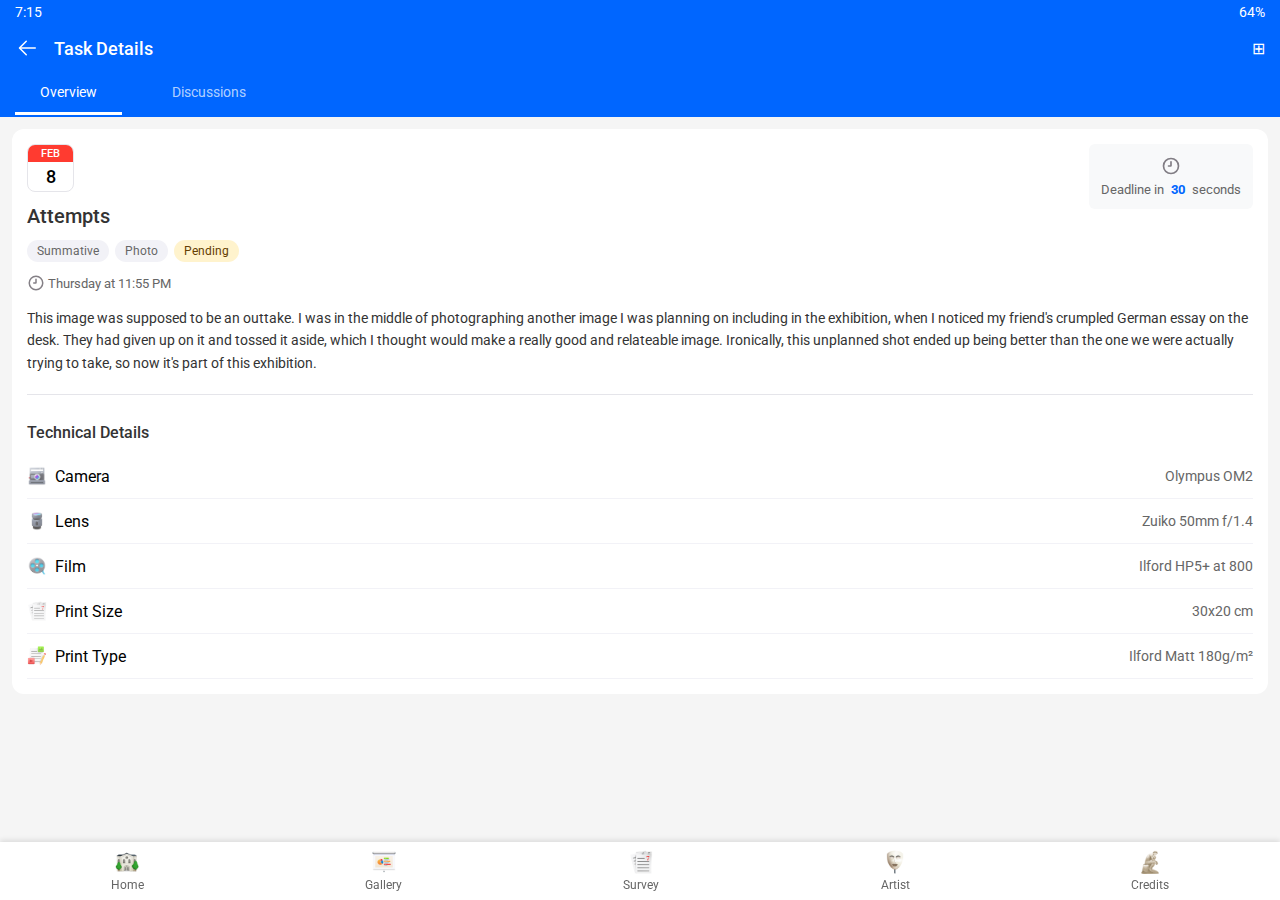
<file: photo3.html>
<!DOCTYPE html>
<html lang="en">
<head>
    <meta charset="UTF-8">
    <meta name="viewport" content="width=device-width, initial-scale=1.0">
    <title>Photo 3 - Chasing Deadlines</title>
    <link rel="stylesheet" href="styles.css">
    <link rel="stylesheet" href="photo-details.css">
    <link href="https://fonts.googleapis.com/css2?family=Roboto:wght@400;500;700&display=swap" rel="stylesheet">
</head>
<body>
    <div class="status-bar">
        <span class="time">9:41</span>
        <span class="battery">64%</span>
    </div>

    <div class="photo-header">
        <a href="#" class="back-button" onclick="window.location.href=handleBackNavigation(); return false;">
            <img src="back-svgrepo-com.svg" alt="" class="back-icon">
        </a>
        <span class="header-title">Task Details</span>
        <div class="header-actions">⊞</div>
    </div>

    <div class="tab-bar">
        <a href="#" class="tab active">Overview</a>
        <a href="discussions.html?photo=3" class="tab">Discussions</a>
    </div>

    <div class="content">
        <div class="photo-card">
            <div class="assessment-status">
                <img src="clock-svgrepo-com.svg" alt="" class="status-icon">
                <div class="timer-text-container">
                    <span id="timer-text">Deadline in </span>
                    <span id="countdown">30</span>
                    <span> seconds</span>
                </div>
            </div>

            <div class="date-badge">
                <div class="date-month">FEB</div>
                <div class="date-day">8</div>
            </div>

            <h1 class="photo-title">Attempts</h1>
            
            <div class="photo-tags">
                <span class="tag">Summative</span>
                <span class="tag">Photo</span>
                <span class="tag pending">Pending</span>
            </div>

            <div class="deadline-info">
                <img src="clock-svgrepo-com.svg" alt="" class="time-icon">
                <span>Thursday at 11:55 PM</span>
            </div>

            <div class="photo-description">
                This image was supposed to be an outtake. I was in the middle of photographing another image I was planning on including in the exhibition, when I noticed my friend's crumpled German essay on the desk. They had given up on it and tossed it aside, which I thought would make a really good and relateable image. Ironically, this unplanned shot ended up being better than the one we were actually trying to take, so now it's part of this exhibition.
            </div>

            <div class="photo-specs">
                <h2>Technical Details</h2>
                
                <div class="spec-item">
                    <div class="spec-header">
                        <img src="icons8-polaroid-94.png" alt="" class="spec-icon">
                        <span>Camera</span>
                    </div>
                    <span class="spec-value">Olympus OM2</span>
                </div>

                <div class="spec-item">
                    <div class="spec-header">
                        <img src="icons8-lens-94.png" alt="" class="spec-icon">
                        <span>Lens</span>
                    </div>
                    <span class="spec-value">Zuiko 50mm f/1.4</span>
                </div>

                <div class="spec-item">
                    <div class="spec-header">
                        <img src="icons8-film-94.png" alt="" class="spec-icon">
                        <span>Film</span>
                    </div>
                    <span class="spec-value">Ilford HP5+ at 800</span>
                </div>

                <div class="spec-item">
                    <div class="spec-header">
                        <img src="ManageBac Icon Set/09-Assessment/Assessment.png" alt="" class="spec-icon">
                        <span>Print Size</span>
                    </div>
                    <span class="spec-value">30x20 cm</span>
                </div>

                <div class="spec-item">
                    <div class="spec-header">
                        <img src="ManageBac Icon Set/08-Additional Curriculum Component/Content.png" alt="" class="spec-icon">
                        <span>Print Type</span>
                    </div>
                    <span class="spec-value">Ilford Matt 180g/m²</span>
                </div>
            </div>
        </div>
    </div>

    <nav class="bottom-nav">
        <a href="index.html" class="nav-item">
            <img src="ManageBac Icon Set/12-Miscellaneous/School to Home.png" alt="" class="nav-icon">
            <span>Home</span>
        </a>
        <a href="gallery.html" class="nav-item">
            <img src="ManageBac Icon Set/12-Miscellaneous/Presentation Mode.png" alt="" class="nav-icon">
            <span>Gallery</span>
        </a>
        <a href="https://forms.gle/i2ELuoSxfWVQaej1A" target="_blank" class="nav-item">
            <img src="ManageBac Icon Set/09-Assessment/Assessment.png" alt="" class="nav-icon">
            <span>Survey</span>
        </a>
        <a href="artist.html" class="nav-item">
            <img src="ManageBac Icon Set/05-The Key Concepts/Perspective.png" alt="" class="nav-icon">
            <span>Artist</span>
        </a>
        <a href="credits.html" class="nav-item">
            <img src="ManageBac Icon Set/02-Learner Profile/Reflective.png" alt="" class="nav-icon">
            <span>Credits</span>
        </a>
    </nav>

    <script src="script.js"></script>
    <script>
        let seconds = 30;
        const countdownElement = document.getElementById('countdown');
        const timerTextElement = document.getElementById('timer-text');
        
        const countdownInterval = setInterval(() => {
            seconds--;
            countdownElement.textContent = seconds;
            
            if(seconds <= 10) {
                countdownElement.style.color = '#FF3B30';
                timerTextElement.style.color = '#FF3B30';
            }
            
            if(seconds <= 0) {
                clearInterval(countdownInterval);
                window.location.href = 'index.html';
            }
        }, 1000);
    </script>
</body>
</html>
</file>
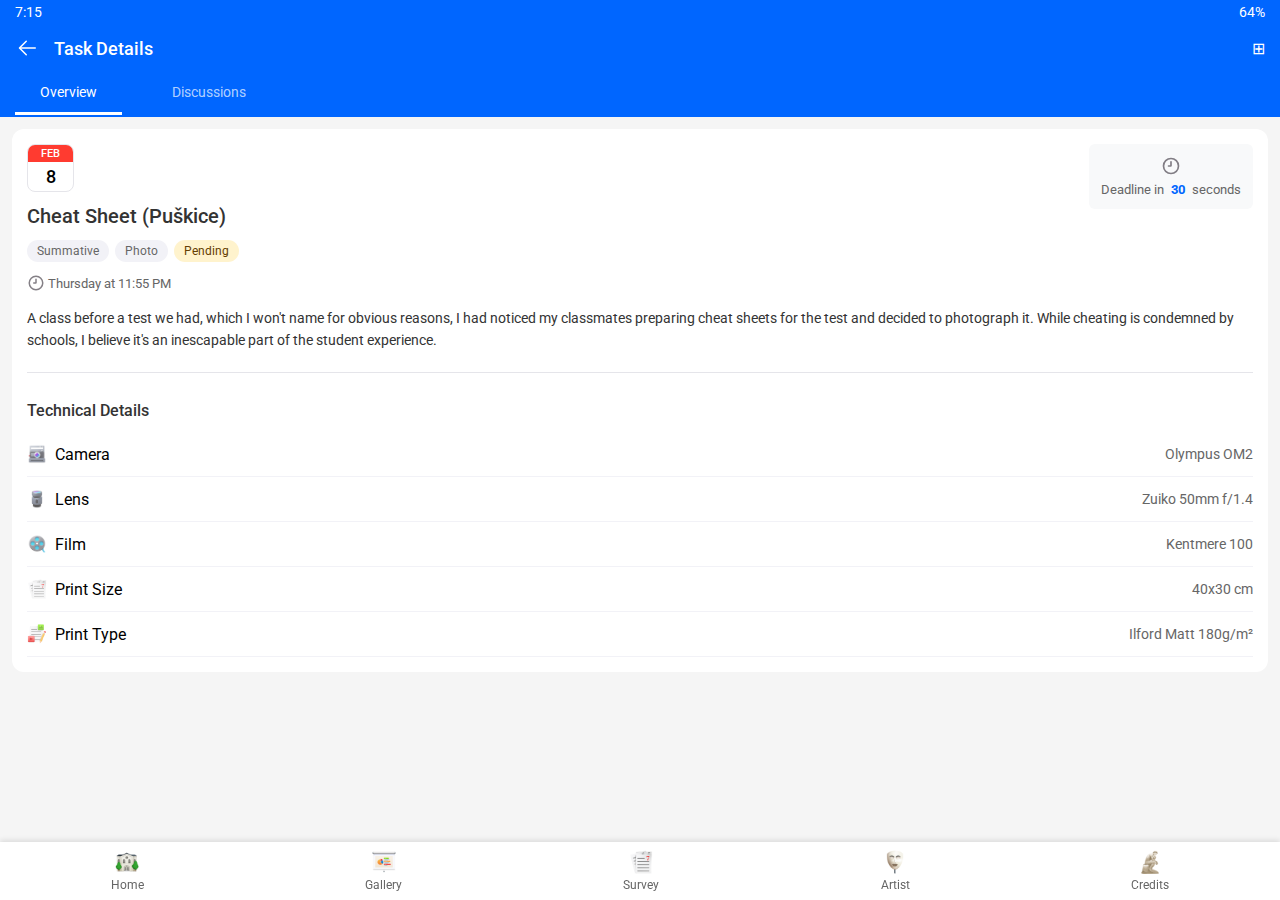
<file: photo4.html>
<!DOCTYPE html>
<html lang="en">
<head>
    <meta charset="UTF-8">
    <meta name="viewport" content="width=device-width, initial-scale=1.0">
    <title>Photo 4 - Chasing Deadlines</title>
    <link rel="stylesheet" href="styles.css">
    <link rel="stylesheet" href="photo-details.css">
    <link href="https://fonts.googleapis.com/css2?family=Roboto:wght@400;500;700&display=swap" rel="stylesheet">
</head>
<body>
    <div class="status-bar">
        <span class="time">9:41</span>
        <span class="battery">64%</span>
    </div>

    <div class="photo-header">
        <a href="#" class="back-button" onclick="window.location.href=handleBackNavigation(); return false;">
            <img src="back-svgrepo-com.svg" alt="" class="back-icon">
        </a>
        <span class="header-title">Task Details</span>
        <div class="header-actions">⊞</div>
    </div>

    <div class="tab-bar">
        <a href="#" class="tab active">Overview</a>
        <a href="discussions.html?photo=4" class="tab">Discussions</a>
    </div>

    <div class="content">
        <div class="photo-card">
            <div class="assessment-status">
                <img src="clock-svgrepo-com.svg" alt="" class="status-icon">
                <div class="timer-text-container">
                    <span id="timer-text">Deadline in </span>
                    <span id="countdown">30</span>
                    <span> seconds</span>
                </div>
            </div>

            <div class="date-badge">
                <div class="date-month">FEB</div>
                <div class="date-day">8</div>
            </div>

            <h1 class="photo-title">Cheat Sheet (Puškice)</h1>
            
            <div class="photo-tags">
                <span class="tag">Summative</span>
                <span class="tag">Photo</span>
                <span class="tag pending">Pending</span>
            </div>

            <div class="deadline-info">
                <img src="clock-svgrepo-com.svg" alt="" class="time-icon">
                <span>Thursday at 11:55 PM</span>
            </div>

            <div class="photo-description">
                A class before a test we had, which I won't name for obvious reasons, I had noticed my classmates preparing cheat sheets for the test and decided to photograph it. While cheating is condemned by schools, I believe it's an inescapable part of the student experience.
            </div>

            <div class="photo-specs">
                <h2>Technical Details</h2>
                
                <div class="spec-item">
                    <div class="spec-header">
                        <img src="icons8-polaroid-94.png" alt="" class="spec-icon">
                        <span>Camera</span>
                    </div>
                    <span class="spec-value">Olympus OM2</span>
                </div>

                <div class="spec-item">
                    <div class="spec-header">
                        <img src="icons8-lens-94.png" alt="" class="spec-icon">
                        <span>Lens</span>
                    </div>
                    <span class="spec-value">Zuiko 50mm f/1.4</span>
                </div>

                <div class="spec-item">
                    <div class="spec-header">
                        <img src="icons8-film-94.png" alt="" class="spec-icon">
                        <span>Film</span>
                    </div>
                    <span class="spec-value">Kentmere 100</span>
                </div>

                <div class="spec-item">
                    <div class="spec-header">
                        <img src="ManageBac Icon Set/09-Assessment/Assessment.png" alt="" class="spec-icon">
                        <span>Print Size</span>
                    </div>
                    <span class="spec-value">40x30 cm</span>
                </div>

                <div class="spec-item">
                    <div class="spec-header">
                        <img src="ManageBac Icon Set/08-Additional Curriculum Component/Content.png" alt="" class="spec-icon">
                        <span>Print Type</span>
                    </div>
                    <span class="spec-value">Ilford Matt 180g/m²</span>
                </div>
            </div>
        </div>
    </div>

    <nav class="bottom-nav">
        <a href="index.html" class="nav-item">
            <img src="ManageBac Icon Set/12-Miscellaneous/School to Home.png" alt="" class="nav-icon">
            <span>Home</span>
        </a>
        <a href="gallery.html" class="nav-item">
            <img src="ManageBac Icon Set/12-Miscellaneous/Presentation Mode.png" alt="" class="nav-icon">
            <span>Gallery</span>
        </a>
        <a href="https://forms.gle/i2ELuoSxfWVQaej1A" target="_blank" class="nav-item">
            <img src="ManageBac Icon Set/09-Assessment/Assessment.png" alt="" class="nav-icon">
            <span>Survey</span>
        </a>
        <a href="artist.html" class="nav-item">
            <img src="ManageBac Icon Set/05-The Key Concepts/Perspective.png" alt="" class="nav-icon">
            <span>Artist</span>
        </a>
        <a href="credits.html" class="nav-item">
            <img src="ManageBac Icon Set/02-Learner Profile/Reflective.png" alt="" class="nav-icon">
            <span>Credits</span>
        </a>
    </nav>

    <script src="script.js"></script>
    <script>
        let seconds = 30;
        const countdownElement = document.getElementById('countdown');
        const timerTextElement = document.getElementById('timer-text');
        
        const countdownInterval = setInterval(() => {
            seconds--;
            countdownElement.textContent = seconds;
            
            if(seconds <= 10) {
                countdownElement.style.color = '#FF3B30';
                timerTextElement.style.color = '#FF3B30';
            }
            
            if(seconds <= 0) {
                clearInterval(countdownInterval);
                window.location.href = 'index.html';
            }
        }, 1000);
    </script>
</body>
</html>
</file>
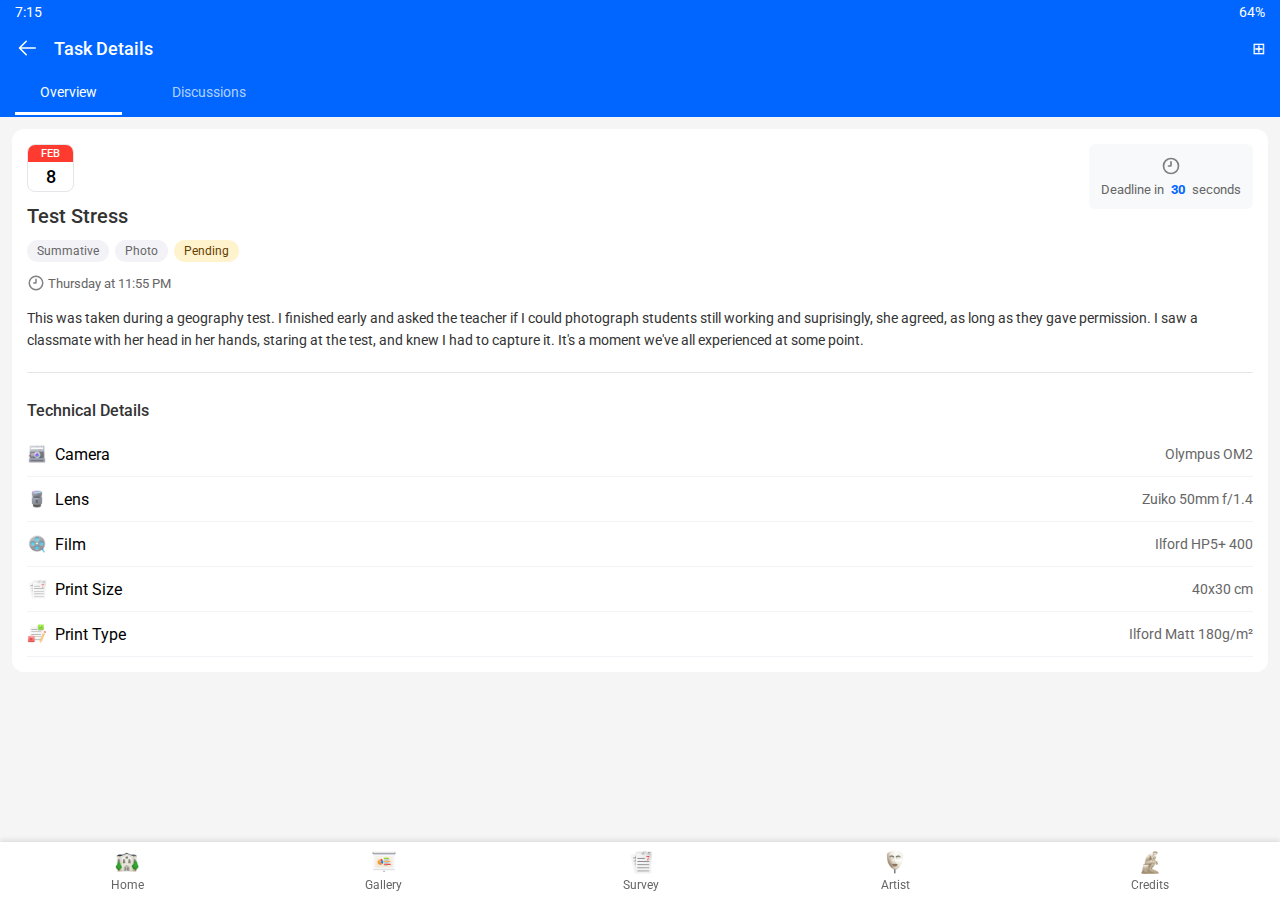
<file: photo5.html>
<!DOCTYPE html>
<html lang="en">
<head>
    <meta charset="UTF-8">
    <meta name="viewport" content="width=device-width, initial-scale=1.0">
    <title>Photo 5 - Chasing Deadlines</title>
    <link rel="stylesheet" href="styles.css">
    <link rel="stylesheet" href="photo-details.css">
    <link href="https://fonts.googleapis.com/css2?family=Roboto:wght@400;500;700&display=swap" rel="stylesheet">
</head>
<body>
    <div class="status-bar">
        <span class="time">9:41</span>
        <span class="battery">64%</span>
    </div>

    <div class="photo-header">
        <a href="#" class="back-button" onclick="window.location.href=handleBackNavigation(); return false;">
            <img src="back-svgrepo-com.svg" alt="" class="back-icon">
        </a>
        <span class="header-title">Task Details</span>
        <div class="header-actions">⊞</div>
    </div>

    <div class="tab-bar">
        <a href="#" class="tab active">Overview</a>
        <a href="discussions.html?photo=5" class="tab">Discussions</a>
    </div>

    <div class="content">
        <div class="photo-card">
            <div class="assessment-status">
                <img src="clock-svgrepo-com.svg" alt="" class="status-icon">
                <div class="timer-text-container">
                    <span id="timer-text">Deadline in </span>
                    <span id="countdown">30</span>
                    <span> seconds</span>
                </div>
            </div>

            <div class="date-badge">
                <div class="date-month">FEB</div>
                <div class="date-day">8</div>
            </div>

            <h1 class="photo-title">Test Stress</h1>
            
            <div class="photo-tags">
                <span class="tag">Summative</span>
                <span class="tag">Photo</span>
                <span class="tag pending">Pending</span>
            </div>

            <div class="deadline-info">
                <img src="clock-svgrepo-com.svg" alt="" class="time-icon">
                <span>Thursday at 11:55 PM</span>
            </div>

            <div class="photo-description">
                This was taken during a geography test. I finished early and asked the teacher if I could photograph students still working and suprisingly, she agreed, as long as they gave permission. I saw a classmate with her head in her hands, staring at the test, and knew I had to capture it. It's a moment we've all experienced at some point.
            </div>

            <div class="photo-specs">
                <h2>Technical Details</h2>
                
                <div class="spec-item">
                    <div class="spec-header">
                        <img src="icons8-polaroid-94.png" alt="" class="spec-icon">
                        <span>Camera</span>
                    </div>
                    <span class="spec-value">Olympus OM2</span>
                </div>

                <div class="spec-item">
                    <div class="spec-header">
                        <img src="icons8-lens-94.png" alt="" class="spec-icon">
                        <span>Lens</span>
                    </div>
                    <span class="spec-value">Zuiko 50mm f/1.4</span>
                </div>

                <div class="spec-item">
                    <div class="spec-header">
                        <img src="icons8-film-94.png" alt="" class="spec-icon">
                        <span>Film</span>
                    </div>
                    <span class="spec-value">Ilford HP5+ 400</span>
                </div>

                <div class="spec-item">
                    <div class="spec-header">
                        <img src="ManageBac Icon Set/09-Assessment/Assessment.png" alt="" class="spec-icon">
                        <span>Print Size</span>
                    </div>
                    <span class="spec-value">40x30 cm</span>
                </div>

                <div class="spec-item">
                    <div class="spec-header">
                        <img src="ManageBac Icon Set/08-Additional Curriculum Component/Content.png" alt="" class="spec-icon">
                        <span>Print Type</span>
                    </div>
                    <span class="spec-value">Ilford Matt 180g/m²</span>
                </div>
            </div>
        </div>
    </div>

    <nav class="bottom-nav">
        <a href="index.html" class="nav-item">
            <img src="ManageBac Icon Set/12-Miscellaneous/School to Home.png" alt="" class="nav-icon">
            <span>Home</span>
        </a>
        <a href="gallery.html" class="nav-item">
            <img src="ManageBac Icon Set/12-Miscellaneous/Presentation Mode.png" alt="" class="nav-icon">
            <span>Gallery</span>
        </a>
        <a href="https://forms.gle/i2ELuoSxfWVQaej1A" target="_blank" class="nav-item">
            <img src="ManageBac Icon Set/09-Assessment/Assessment.png" alt="" class="nav-icon">
            <span>Survey</span>
        </a>
        <a href="artist.html" class="nav-item">
            <img src="ManageBac Icon Set/05-The Key Concepts/Perspective.png" alt="" class="nav-icon">
            <span>Artist</span>
        </a>
        <a href="credits.html" class="nav-item">
            <img src="ManageBac Icon Set/02-Learner Profile/Reflective.png" alt="" class="nav-icon">
            <span>Credits</span>
        </a>
    </nav>

    <script src="script.js"></script>
    <script>
        let seconds = 30;
        const countdownElement = document.getElementById('countdown');
        const timerTextElement = document.getElementById('timer-text');
        
        const countdownInterval = setInterval(() => {
            seconds--;
            countdownElement.textContent = seconds;
            
            if(seconds <= 10) {
                countdownElement.style.color = '#FF3B30';
                timerTextElement.style.color = '#FF3B30';
            }
            
            if(seconds <= 0) {
                clearInterval(countdownInterval);
                window.location.href = 'index.html';
            }
        }, 1000);
    </script>
</body>
</html>
</file>
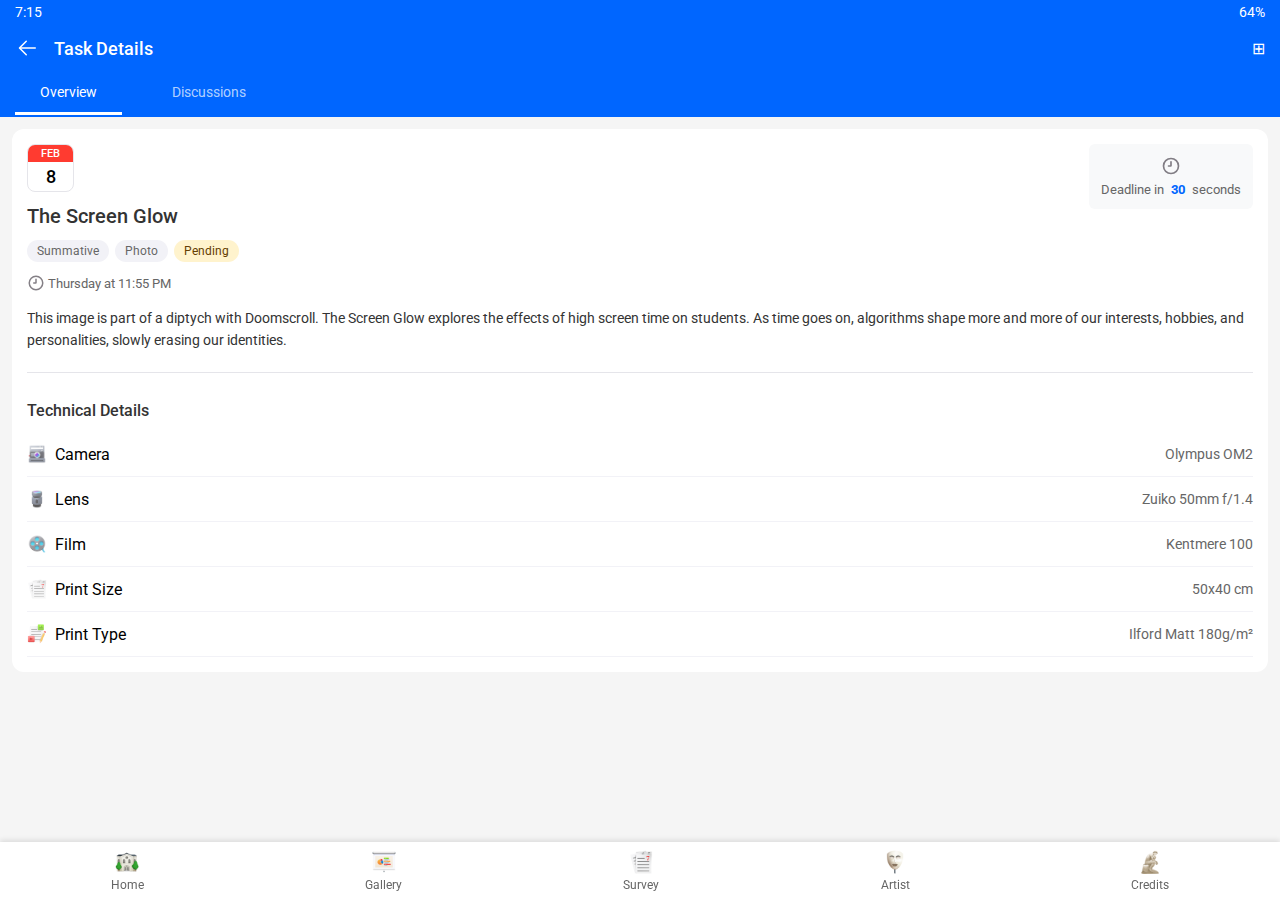
<file: photo6.html>
<!DOCTYPE html>
<html lang="en">
<head>
    <meta charset="UTF-8">
    <meta name="viewport" content="width=device-width, initial-scale=1.0">
    <title>Photo 6 - Chasing Deadlines</title>
    <link rel="stylesheet" href="styles.css">
    <link rel="stylesheet" href="photo-details.css">
    <link href="https://fonts.googleapis.com/css2?family=Roboto:wght@400;500;700&display=swap" rel="stylesheet">
</head>
<body>
    <div class="status-bar">
        <span class="time">9:41</span>
        <span class="battery">64%</span>
    </div>

    <div class="photo-header">
        <a href="#" class="back-button" onclick="window.location.href=handleBackNavigation(); return false;">
            <img src="back-svgrepo-com.svg" alt="" class="back-icon">
        </a>
        <span class="header-title">Task Details</span>
        <div class="header-actions">⊞</div>
    </div>

    <div class="tab-bar">
        <a href="#" class="tab active">Overview</a>
        <a href="discussions.html?photo=6" class="tab">Discussions</a>
    </div>

    <div class="content">
        <div class="photo-card">
            <div class="assessment-status">
                <img src="clock-svgrepo-com.svg" alt="" class="status-icon">
                <div class="timer-text-container">
                    <span id="timer-text">Deadline in </span>
                    <span id="countdown">30</span>
                    <span> seconds</span>
                </div>
            </div>

            <div class="date-badge">
                <div class="date-month">FEB</div>
                <div class="date-day">8</div>
            </div>

            <h1 class="photo-title">The Screen Glow</h1>
            
            <div class="photo-tags">
                <span class="tag">Summative</span>
                <span class="tag">Photo</span>
                <span class="tag pending">Pending</span>
            </div>

            <div class="deadline-info">
                <img src="clock-svgrepo-com.svg" alt="" class="time-icon">
                <span>Thursday at 11:55 PM</span>
            </div>

            <div class="photo-description">
                This image is part of a diptych with Doomscroll. The Screen Glow explores the effects of high screen time on students. As time goes on, algorithms shape more and more of our interests, hobbies, and personalities, slowly erasing our identities.
            </div>

            <div class="photo-specs">
                <h2>Technical Details</h2>
                
                <div class="spec-item">
                    <div class="spec-header">
                        <img src="icons8-polaroid-94.png" alt="" class="spec-icon">
                        <span>Camera</span>
                    </div>
                    <span class="spec-value">Olympus OM2</span>
                </div>

                <div class="spec-item">
                    <div class="spec-header">
                        <img src="icons8-lens-94.png" alt="" class="spec-icon">
                        <span>Lens</span>
                    </div>
                    <span class="spec-value">Zuiko 50mm f/1.4</span>
                </div>

                <div class="spec-item">
                    <div class="spec-header">
                        <img src="icons8-film-94.png" alt="" class="spec-icon">
                        <span>Film</span>
                    </div>
                    <span class="spec-value">Kentmere 100</span>
                </div>

                <div class="spec-item">
                    <div class="spec-header">
                        <img src="ManageBac Icon Set/09-Assessment/Assessment.png" alt="" class="spec-icon">
                        <span>Print Size</span>
                    </div>
                    <span class="spec-value">50x40 cm</span>
                </div>

                <div class="spec-item">
                    <div class="spec-header">
                        <img src="ManageBac Icon Set/08-Additional Curriculum Component/Content.png" alt="" class="spec-icon">
                        <span>Print Type</span>
                    </div>
                    <span class="spec-value">Ilford Matt 180g/m²</span>
                </div>
            </div>
        </div>
    </div>

    <nav class="bottom-nav">
        <a href="index.html" class="nav-item">
            <img src="ManageBac Icon Set/12-Miscellaneous/School to Home.png" alt="" class="nav-icon">
            <span>Home</span>
        </a>
        <a href="gallery.html" class="nav-item">
            <img src="ManageBac Icon Set/12-Miscellaneous/Presentation Mode.png" alt="" class="nav-icon">
            <span>Gallery</span>
        </a>
        <a href="https://forms.gle/i2ELuoSxfWVQaej1A" target="_blank" class="nav-item">
            <img src="ManageBac Icon Set/09-Assessment/Assessment.png" alt="" class="nav-icon">
            <span>Survey</span>
        </a>
        <a href="artist.html" class="nav-item">
            <img src="ManageBac Icon Set/05-The Key Concepts/Perspective.png" alt="" class="nav-icon">
            <span>Artist</span>
        </a>
        <a href="credits.html" class="nav-item">
            <img src="ManageBac Icon Set/02-Learner Profile/Reflective.png" alt="" class="nav-icon">
            <span>Credits</span>
        </a>
    </nav>

    <script src="script.js"></script>
    <script>
        let seconds = 30;
        const countdownElement = document.getElementById('countdown');
        const timerTextElement = document.getElementById('timer-text');
        
        const countdownInterval = setInterval(() => {
            seconds--;
            countdownElement.textContent = seconds;
            
            if(seconds <= 10) {
                countdownElement.style.color = '#FF3B30';
                timerTextElement.style.color = '#FF3B30';
            }
            
            if(seconds <= 0) {
                clearInterval(countdownInterval);
                window.location.href = 'index.html';
            }
        }, 1000);
    </script>
</body>
</html>
</file>
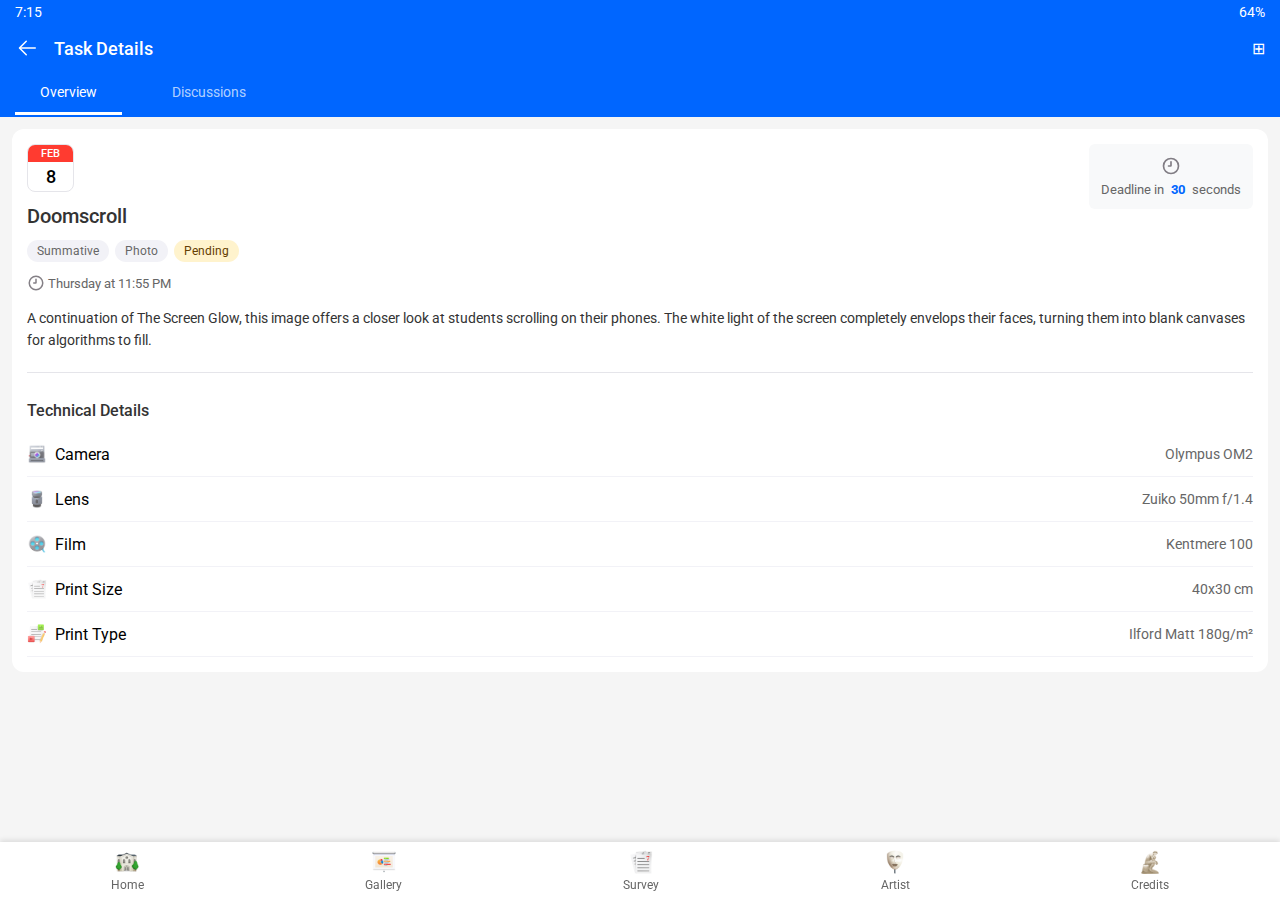
<file: photo7.html>
<!DOCTYPE html>
<html lang="en">
<head>
    <meta charset="UTF-8">
    <meta name="viewport" content="width=device-width, initial-scale=1.0">
    <title>Photo 7 - Chasing Deadlines</title>
    <link rel="stylesheet" href="styles.css">
    <link rel="stylesheet" href="photo-details.css">
    <link href="https://fonts.googleapis.com/css2?family=Roboto:wght@400;500;700&display=swap" rel="stylesheet">
</head>
<body>
    <div class="status-bar">
        <span class="time">9:41</span>
        <span class="battery">64%</span>
    </div>

    <div class="photo-header">
        <a href="#" class="back-button" onclick="window.location.href=handleBackNavigation(); return false;">
            <img src="back-svgrepo-com.svg" alt="" class="back-icon">
        </a>
        <span class="header-title">Task Details</span>
        <div class="header-actions">⊞</div>
    </div>

    <div class="tab-bar">
        <a href="#" class="tab active">Overview</a>
        <a href="discussions.html?photo=7" class="tab">Discussions</a>
    </div>

    <div class="content">
        <div class="photo-card">
            <div class="assessment-status">
                <img src="clock-svgrepo-com.svg" alt="" class="status-icon">
                <div class="timer-text-container">
                    <span id="timer-text">Deadline in </span>
                    <span id="countdown">30</span>
                    <span> seconds</span>
                </div>
            </div>

            <div class="date-badge">
                <div class="date-month">FEB</div>
                <div class="date-day">8</div>
            </div>

            <h1 class="photo-title">Doomscroll</h1>
            
            <div class="photo-tags">
                <span class="tag">Summative</span>
                <span class="tag">Photo</span>
                <span class="tag pending">Pending</span>
            </div>

            <div class="deadline-info">
                <img src="clock-svgrepo-com.svg" alt="" class="time-icon">
                <span>Thursday at 11:55 PM</span>
            </div>

            <div class="photo-description">
                A continuation of The Screen Glow, this image offers a closer look at students scrolling on their phones. The white light of the screen completely envelops their faces, turning them into blank canvases for algorithms to fill.
            </div>

            <div class="photo-specs">
                <h2>Technical Details</h2>
                
                <div class="spec-item">
                    <div class="spec-header">
                        <img src="icons8-polaroid-94.png" alt="" class="spec-icon">
                        <span>Camera</span>
                    </div>
                    <span class="spec-value">Olympus OM2</span>
                </div>

                <div class="spec-item">
                    <div class="spec-header">
                        <img src="icons8-lens-94.png" alt="" class="spec-icon">
                        <span>Lens</span>
                    </div>
                    <span class="spec-value">Zuiko 50mm f/1.4</span>
                </div>

                <div class="spec-item">
                    <div class="spec-header">
                        <img src="icons8-film-94.png" alt="" class="spec-icon">
                        <span>Film</span>
                    </div>
                    <span class="spec-value">Kentmere 100</span>
                </div>

                <div class="spec-item">
                    <div class="spec-header">
                        <img src="ManageBac Icon Set/09-Assessment/Assessment.png" alt="" class="spec-icon">
                        <span>Print Size</span>
                    </div>
                    <span class="spec-value">40x30 cm</span>
                </div>

                <div class="spec-item">
                    <div class="spec-header">
                        <img src="ManageBac Icon Set/08-Additional Curriculum Component/Content.png" alt="" class="spec-icon">
                        <span>Print Type</span>
                    </div>
                    <span class="spec-value">Ilford Matt 180g/m²</span>
                </div>
            </div>
        </div>
    </div>

    <nav class="bottom-nav">
        <a href="index.html" class="nav-item">
            <img src="ManageBac Icon Set/12-Miscellaneous/School to Home.png" alt="" class="nav-icon">
            <span>Home</span>
        </a>
        <a href="gallery.html" class="nav-item">
            <img src="ManageBac Icon Set/12-Miscellaneous/Presentation Mode.png" alt="" class="nav-icon">
            <span>Gallery</span>
        </a>
        <a href="https://forms.gle/i2ELuoSxfWVQaej1A" target="_blank" class="nav-item">
            <img src="ManageBac Icon Set/09-Assessment/Assessment.png" alt="" class="nav-icon">
            <span>Survey</span>
        </a>
        <a href="artist.html" class="nav-item">
            <img src="ManageBac Icon Set/05-The Key Concepts/Perspective.png" alt="" class="nav-icon">
            <span>Artist</span>
        </a>
        <a href="credits.html" class="nav-item">
            <img src="ManageBac Icon Set/02-Learner Profile/Reflective.png" alt="" class="nav-icon">
            <span>Credits</span>
        </a>
    </nav>

    <script src="script.js"></script>
    <script>
        let seconds = 30;
        const countdownElement = document.getElementById('countdown');
        const timerTextElement = document.getElementById('timer-text');
        
        const countdownInterval = setInterval(() => {
            seconds--;
            countdownElement.textContent = seconds;
            
            if(seconds <= 10) {
                countdownElement.style.color = '#FF3B30';
                timerTextElement.style.color = '#FF3B30';
            }
            
            if(seconds <= 0) {
                clearInterval(countdownInterval);
                window.location.href = 'index.html';
            }
        }, 1000);
    </script>
</body>
</html>
</file>
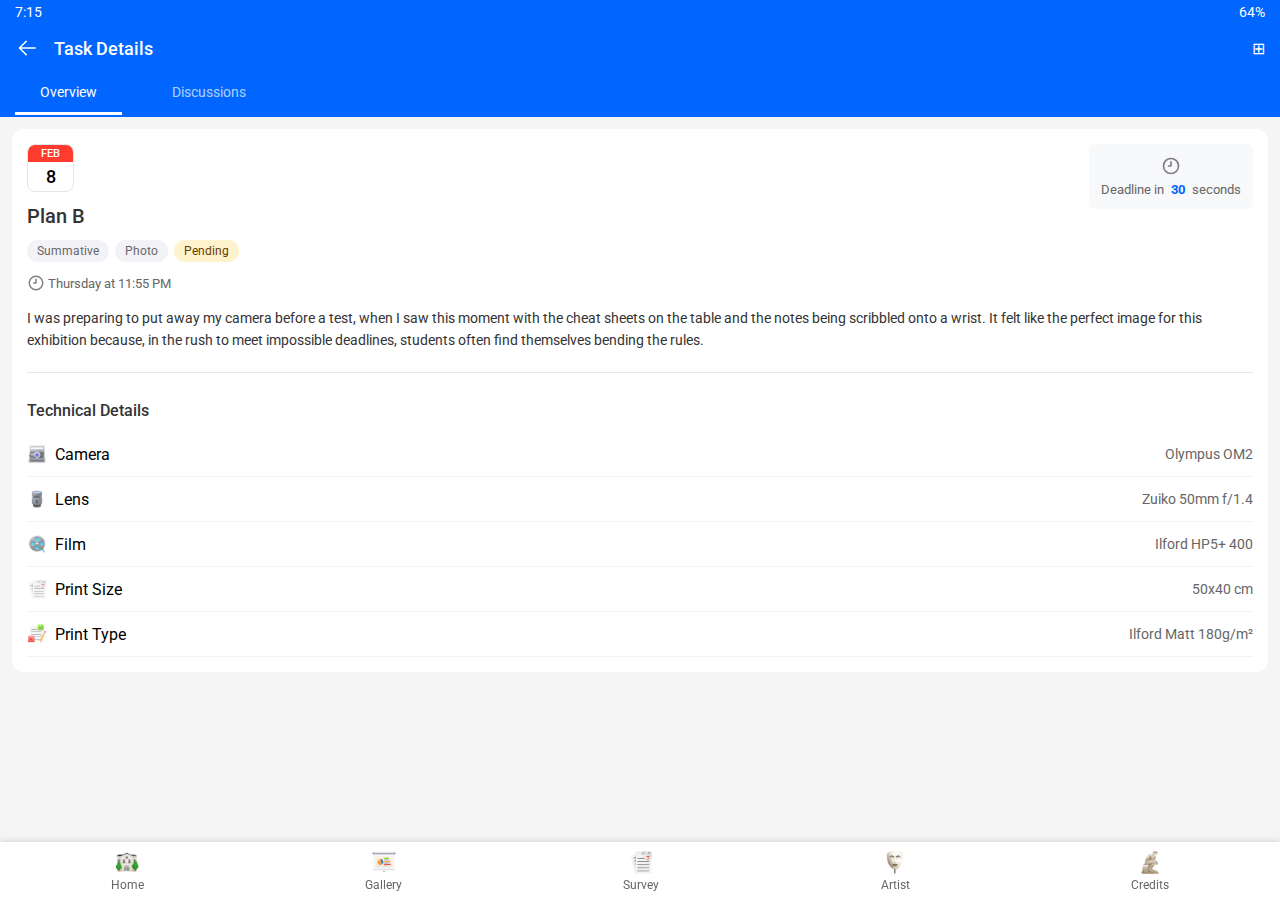
<file: photo8.html>
<!DOCTYPE html>
<html lang="en">
<head>
    <meta charset="UTF-8">
    <meta name="viewport" content="width=device-width, initial-scale=1.0">
    <title>Photo 8 - Chasing Deadlines</title>
    <link rel="stylesheet" href="styles.css">
    <link rel="stylesheet" href="photo-details.css">
    <link href="https://fonts.googleapis.com/css2?family=Roboto:wght@400;500;700&display=swap" rel="stylesheet">
</head>
<body>
    <div class="status-bar">
        <span class="time">9:41</span>
        <span class="battery">64%</span>
    </div>

    <div class="photo-header">
        <a href="#" class="back-button" onclick="window.location.href=handleBackNavigation(); return false;">
            <img src="back-svgrepo-com.svg" alt="" class="back-icon">
        </a>
        <span class="header-title">Task Details</span>
        <div class="header-actions">⊞</div>
    </div>

    <div class="tab-bar">
        <a href="#" class="tab active">Overview</a>
        <a href="discussions.html?photo=8" class="tab">Discussions</a>
    </div>

    <div class="content">
        <div class="photo-card">
            <div class="assessment-status">
                <img src="clock-svgrepo-com.svg" alt="" class="status-icon">
                <div class="timer-text-container">
                    <span id="timer-text">Deadline in </span>
                    <span id="countdown">30</span>
                    <span> seconds</span>
                </div>
            </div>

            <div class="date-badge">
                <div class="date-month">FEB</div>
                <div class="date-day">8</div>
            </div>

            <h1 class="photo-title">Plan B</h1>
            
            <div class="photo-tags">
                <span class="tag">Summative</span>
                <span class="tag">Photo</span>
                <span class="tag pending">Pending</span>
            </div>

            <div class="deadline-info">
                <img src="clock-svgrepo-com.svg" alt="" class="time-icon">
                <span>Thursday at 11:55 PM</span>
            </div>

            <div class="photo-description">
                I was preparing to put away my camera before a test, when I saw this moment with the cheat sheets on the table and the notes being scribbled onto a wrist. It felt like the perfect image for this exhibition because, in the rush to meet impossible deadlines, students often find themselves bending the rules.
            </div>

            <div class="photo-specs">
                <h2>Technical Details</h2>
                
                <div class="spec-item">
                    <div class="spec-header">
                        <img src="icons8-polaroid-94.png" alt="" class="spec-icon">
                        <span>Camera</span>
                    </div>
                    <span class="spec-value">Olympus OM2</span>
                </div>

                <div class="spec-item">
                    <div class="spec-header">
                        <img src="icons8-lens-94.png" alt="" class="spec-icon">
                        <span>Lens</span>
                    </div>
                    <span class="spec-value">Zuiko 50mm f/1.4</span>
                </div>

                <div class="spec-item">
                    <div class="spec-header">
                        <img src="icons8-film-94.png" alt="" class="spec-icon">
                        <span>Film</span>
                    </div>
                    <span class="spec-value">Ilford HP5+ 400</span>
                </div>

                <div class="spec-item">
                    <div class="spec-header">
                        <img src="ManageBac Icon Set/09-Assessment/Assessment.png" alt="" class="spec-icon">
                        <span>Print Size</span>
                    </div>
                    <span class="spec-value">50x40 cm</span>
                </div>

                <div class="spec-item">
                    <div class="spec-header">
                        <img src="ManageBac Icon Set/08-Additional Curriculum Component/Content.png" alt="" class="spec-icon">
                        <span>Print Type</span>
                    </div>
                    <span class="spec-value">Ilford Matt 180g/m²</span>
                </div>
            </div>
        </div>
    </div>

    <nav class="bottom-nav">
        <a href="index.html" class="nav-item">
            <img src="ManageBac Icon Set/12-Miscellaneous/School to Home.png" alt="" class="nav-icon">
            <span>Home</span>
        </a>
        <a href="gallery.html" class="nav-item">
            <img src="ManageBac Icon Set/12-Miscellaneous/Presentation Mode.png" alt="" class="nav-icon">
            <span>Gallery</span>
        </a>
        <a href="https://forms.gle/i2ELuoSxfWVQaej1A" target="_blank" class="nav-item">
            <img src="ManageBac Icon Set/09-Assessment/Assessment.png" alt="" class="nav-icon">
            <span>Survey</span>
        </a>
        <a href="artist.html" class="nav-item">
            <img src="ManageBac Icon Set/05-The Key Concepts/Perspective.png" alt="" class="nav-icon">
            <span>Artist</span>
        </a>
        <a href="credits.html" class="nav-item">
            <img src="ManageBac Icon Set/02-Learner Profile/Reflective.png" alt="" class="nav-icon">
            <span>Credits</span>
        </a>
    </nav>

    <script src="script.js"></script>
    <script>
        let seconds = 30;
        const countdownElement = document.getElementById('countdown');
        const timerTextElement = document.getElementById('timer-text');
        
        const countdownInterval = setInterval(() => {
            seconds--;
            countdownElement.textContent = seconds;
            
            if(seconds <= 10) {
                countdownElement.style.color = '#FF3B30';
                timerTextElement.style.color = '#FF3B30';
            }
            
            if(seconds <= 0) {
                clearInterval(countdownInterval);
                window.location.href = 'index.html';
            }
        }, 1000);
    </script>
</body>
</html>
</file>
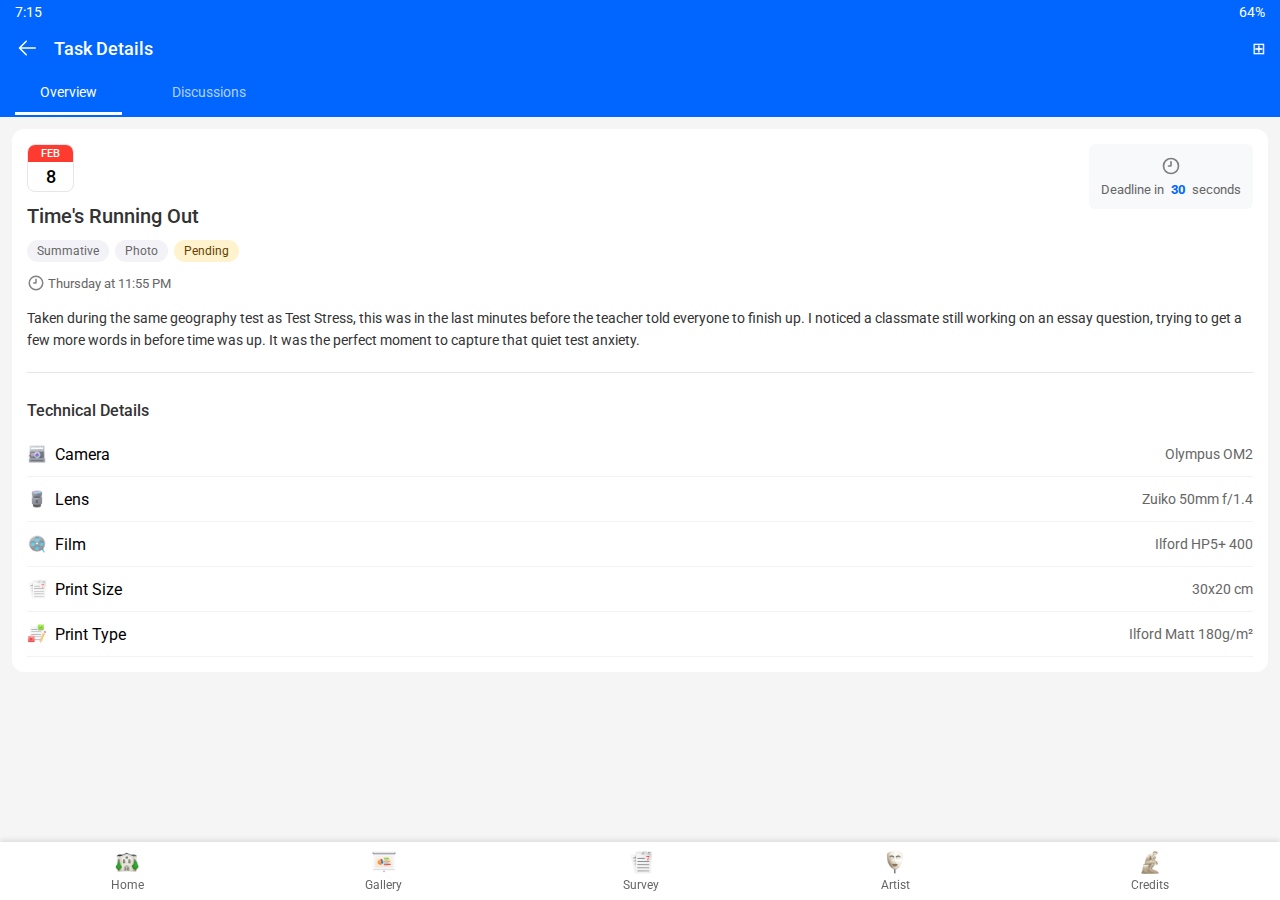
<file: photo9.html>
<!DOCTYPE html>
<html lang="en">
<head>
    <meta charset="UTF-8">
    <meta name="viewport" content="width=device-width, initial-scale=1.0">
    <title>Photo 9 - Chasing Deadlines</title>
    <link rel="stylesheet" href="styles.css">
    <link rel="stylesheet" href="photo-details.css">
    <link href="https://fonts.googleapis.com/css2?family=Roboto:wght@400;500;700&display=swap" rel="stylesheet">
</head>
<body>
    <div class="status-bar">
        <span class="time">9:41</span>
        <span class="battery">64%</span>
    </div>

    <div class="photo-header">
        <a href="#" class="back-button" onclick="window.location.href=handleBackNavigation(); return false;">
            <img src="back-svgrepo-com.svg" alt="" class="back-icon">
        </a>
        <span class="header-title">Task Details</span>
        <div class="header-actions">⊞</div>
    </div>

    <div class="tab-bar">
        <a href="#" class="tab active">Overview</a>
        <a href="discussions.html?photo=9" class="tab">Discussions</a>
    </div>

    <div class="content">
        <div class="photo-card">
            <div class="assessment-status">
                <img src="clock-svgrepo-com.svg" alt="" class="status-icon">
                <div class="timer-text-container">
                    <span id="timer-text">Deadline in </span>
                    <span id="countdown">30</span>
                    <span> seconds</span>
                </div>
            </div>

            <div class="date-badge">
                <div class="date-month">FEB</div>
                <div class="date-day">8</div>
            </div>

            <h1 class="photo-title">Time's Running Out</h1>
            
            <div class="photo-tags">
                <span class="tag">Summative</span>
                <span class="tag">Photo</span>
                <span class="tag pending">Pending</span>
            </div>

            <div class="deadline-info">
                <img src="clock-svgrepo-com.svg" alt="" class="time-icon">
                <span>Thursday at 11:55 PM</span>
            </div>

            <div class="photo-description">
                Taken during the same geography test as Test Stress, this was in the last minutes before the teacher told everyone to finish up. I noticed a classmate still working on an essay question, trying to get a few more words in before time was up. It was the perfect moment to capture that quiet test anxiety.
            </div>

            <div class="photo-specs">
                <h2>Technical Details</h2>
                
                <div class="spec-item">
                    <div class="spec-header">
                        <img src="icons8-polaroid-94.png" alt="" class="spec-icon">
                        <span>Camera</span>
                    </div>
                    <span class="spec-value">Olympus OM2</span>
                </div>

                <div class="spec-item">
                    <div class="spec-header">
                        <img src="icons8-lens-94.png" alt="" class="spec-icon">
                        <span>Lens</span>
                    </div>
                    <span class="spec-value">Zuiko 50mm f/1.4</span>
                </div>

                <div class="spec-item">
                    <div class="spec-header">
                        <img src="icons8-film-94.png" alt="" class="spec-icon">
                        <span>Film</span>
                    </div>
                    <span class="spec-value">Ilford HP5+ 400</span>
                </div>

                <div class="spec-item">
                    <div class="spec-header">
                        <img src="ManageBac Icon Set/09-Assessment/Assessment.png" alt="" class="spec-icon">
                        <span>Print Size</span>
                    </div>
                    <span class="spec-value">30x20 cm</span>
                </div>

                <div class="spec-item">
                    <div class="spec-header">
                        <img src="ManageBac Icon Set/08-Additional Curriculum Component/Content.png" alt="" class="spec-icon">
                        <span>Print Type</span>
                    </div>
                    <span class="spec-value">Ilford Matt 180g/m²</span>
                </div>
            </div>
        </div>
    </div>

    <nav class="bottom-nav">
        <a href="index.html" class="nav-item">
            <img src="ManageBac Icon Set/12-Miscellaneous/School to Home.png" alt="" class="nav-icon">
            <span>Home</span>
        </a>
        <a href="gallery.html" class="nav-item">
            <img src="ManageBac Icon Set/12-Miscellaneous/Presentation Mode.png" alt="" class="nav-icon">
            <span>Gallery</span>
        </a>
        <a href="https://forms.gle/i2ELuoSxfWVQaej1A" target="_blank" class="nav-item">
            <img src="ManageBac Icon Set/09-Assessment/Assessment.png" alt="" class="nav-icon">
            <span>Survey</span>
        </a>
        <a href="artist.html" class="nav-item">
            <img src="ManageBac Icon Set/05-The Key Concepts/Perspective.png" alt="" class="nav-icon">
            <span>Artist</span>
        </a>
        <a href="credits.html" class="nav-item">
            <img src="ManageBac Icon Set/02-Learner Profile/Reflective.png" alt="" class="nav-icon">
            <span>Credits</span>
        </a>
    </nav>

    <script src="script.js"></script>
    <script>
        let seconds = 30;
        const countdownElement = document.getElementById('countdown');
        const timerTextElement = document.getElementById('timer-text');
        
        const countdownInterval = setInterval(() => {
            seconds--;
            countdownElement.textContent = seconds;
            
            if(seconds <= 10) {
                countdownElement.style.color = '#FF3B30';
                timerTextElement.style.color = '#FF3B30';
            }
            
            if(seconds <= 0) {
                clearInterval(countdownInterval);
                window.location.href = 'index.html';
            }
        }, 1000);
    </script>
</body>
</html>
</file>
<file: styles.css>
:root {
    --primary-blue: #0066FF;
    --text-gray: #666666;
    --card-shadow: 0 2px 4px rgba(0,0,0,0.1);
}

body {
    margin: 0;
    padding: 0;
    font-family: 'Roboto', sans-serif;
    background-color: #f5f5f5;
    height: 100vh;
    display: flex;
    flex-direction: column;
    overflow: hidden;
}

.status-bar {
    background-color: var(--primary-blue);
    color: white;
    display: flex;
    justify-content: space-between;
    padding: 4px 15px;
    font-size: 14px;
}

.header {
    background-color: var(--primary-blue);
    color: white;
    padding: 15px;
    padding-bottom: 20px;
}

.header-top {
    display: flex;
    align-items: center;
    gap: 10px;
    margin-bottom: 8px;
}

.author {
    font-size: 14px;
    opacity: 0.9;
}

.header h1 {
    margin: 0;
    font-size: 24px;
    font-weight: 500;
}

.small-logo {
    width: 24px;
    height: 24px;
}

.date-card {
    background: white;
    margin: 15px;
    padding: 20px;
    border-radius: 8px;
    box-shadow: var(--card-shadow);
    display: flex;
    position: relative;
}

.date-info {
    width: 35%;
    padding-right: 20px;
    display: flex;
    flex-direction: column;
    gap: 4px;
    text-align: center;
    justify-content: center;
}

.date-info .month {
    color: var(--text-gray);
    font-size: 14px;
    color: #666;
    letter-spacing: 0.5px;
}

.date-info .day {
    color: #FF3B30;
    font-size: 24px;
    font-weight: normal;
}

.date-info .number {
    font-size: 42px;
    font-weight: 500;
    color: #333;
    line-height: 1;
}

.event {
    width: 65%;
    margin-left: 20px;
}

.event-list {
    display: flex;
    flex-direction: column;
    gap: 8px;
}

.event-item {
    padding: 8px 12px;
    border-radius: 6px;
    font-size: 14px;
    display: flex;
    flex-direction: column;
}

.event-item.red {
    background: #FFE8E8;
    border-left: 3px solid #FF3B2F;
}

.event-item.green {
    background: #E8FFE8;
    border-left: 3px solid #34C759;
}

.event-item span:first-child {
    font-size: 12px;
    opacity: 0.7;
    margin-bottom: 2px;
}

.more-events {
    font-size: 14px;
    color: var(--text-gray);
    padding: 8px 12px;
    background: #F0F0F0;
    border-radius: 6px;
    display: inline-block;
}

.menu-section {
    flex: 1;
    display: flex;
    flex-direction: column;
    overflow: hidden;
    position: relative;
}

.menu-label {
    padding: 12px 15px;
    font-size: 20px;
    color: #000;
    font-weight: 500;
    background: #f5f5f5;
    z-index: 1;
    position: sticky;
    top: 0;
}

.menu-grid {
    flex: 1;
    overflow-y: auto;
    display: grid;
    grid-template-columns: 1fr 1fr;
    gap: 10px;
    padding: 0 10px;
    padding-bottom: 90px;
    border-radius: 20px 20px 0 0;
    background: #f5f5f5;
    margin-top: -20px;
    padding-top: 20px;
}

.menu-item {
    background: white;
    border-radius: 12px;
    padding: 14px 15px;
    text-align: center;
    box-shadow: 0 1px 3px rgba(0,0,0,0.05);
    text-decoration: none;
    color: #333;
    display: flex;
    flex-direction: column;
    align-items: center;
    gap: 6px;
}

.menu-icon {
    width: 24px;
    height: 24px;
    opacity: 0.9;
    margin-bottom: 0;
}

.menu-item span {
    font-size: 14px;
    color: #222;
    font-weight: 600;
}

.bottom-nav {
    position: fixed;
    bottom: 0;
    left: 0;
    right: 0;
    background: white;
    display: flex;
    justify-content: space-around;
    padding: 8px 0;
    box-shadow: 0 -2px 5px rgba(0,0,0,0.1);
    z-index: 100;
}

.nav-item {
    text-decoration: none;
    color: var(--text-gray);
    display: flex;
    flex-direction: column;
    align-items: center;
    font-size: 12px;
    gap: 4px;
}

.nav-item.active {
    color: var(--primary-blue);
}

.nav-icon {
    width: 24px;
    height: 24px;
}

/* Add vertical divider */
.date-card::after {
    content: '';
    position: absolute;
    top: 0;
    left: 35%;
    width: 1px;
    height: 100%;
    background-color: #E5E5EA;
}

/* Replace the previous scrollbar styles with these */

/* Hide scrollbar for Chrome, Safari and Opera */
::-webkit-scrollbar {
    display: none;
}

/* Hide scrollbar for IE, Edge and Firefox */
* {
    -ms-overflow-style: none;  /* IE and Edge */
    scrollbar-width: none;  /* Firefox */
}

.content {
    height: calc(100vh - 180px);
    overflow-y: auto;
    padding-bottom: 80px;
    -webkit-overflow-scrolling: touch;
}

@media (max-width: 480px) {
    .content {
        height: calc(100vh - 200px);
        padding-bottom: 100px;
    }
}
</file>
<file: artist.css>
.photo-header {
    background-color: var(--primary-blue);
    color: white;
    padding: 12px 15px;
    display: flex;
    align-items: center;
    gap: 15px;
}

.back-button {
    color: white;
    text-decoration: none;
    display: flex;
    align-items: center;
}

.back-icon {
    width: 24px;
    height: 24px;
    filter: brightness(0) invert(1);
}

.header-title {
    font-size: 18px;
    font-weight: 500;
}

.content {
    flex: 1;
    overflow-y: auto;
    padding: 12px;
    padding-bottom: 90px;
}

.artist-profile {
    padding: 20px;
    max-width: 800px;
    margin: 0 auto;
}

.creative-header {
    background: var(--primary-blue);
    padding: 32px 24px;
    border-radius: 12px;
    margin-bottom: 24px;
    color: white;
}

.artist-name {
    font-size: 28px;
    font-weight: 500;
    margin: 0;
    color: white;
}

.artist-title {
    font-size: 16px;
    color: rgba(255,255,255,0.9);
    margin: 8px 0 16px 0;
}

.artist-bio {
    font-size: 16px;
    line-height: 1.6;
    color: rgba(255,255,255,0.95);
    border-top: 1px solid rgba(255,255,255,0.2);
    padding-top: 16px;
    margin-top: 16px;
}

.section-card {
    background: white;
    border-radius: 12px;
    padding: 24px;
    margin-bottom: 20px;
    box-shadow: 0 2px 4px rgba(0, 0, 0, 0.1);
    transition: transform 0.2s ease;
}

.section-card:hover {
    transform: translateY(-2px);
}

.section-title {
    font-size: 18px;
    font-weight: 500;
    color: var(--primary-blue);
    margin: 0 0 16px 0;
    display: flex;
    align-items: center;
    gap: 8px;
}

.section-title[data-icon]::before {
    content: attr(data-icon);
}

.section-content {
    font-size: 16px;
    line-height: 1.6;
    color: var(--text-primary);
    text-align: justify;
}

.section-content p {
    margin: 0 0 16px 0;
}

.section-content p:last-child {
    margin-bottom: 0;
}

.contact-info {
    display: grid;
    grid-template-columns: repeat(auto-fit, minmax(200px, 1fr));
    gap: 12px;
    background: var(--primary-blue);
    border-radius: 12px;
    padding: 20px;
    color: white;
}

.contact-item {
    display: flex;
    align-items: center;
    gap: 12px;
    padding: 12px;
    background: rgba(255,255,255,0.1);
    border-radius: 8px;
    text-decoration: none;
    color: white;
    transition: background-color 0.2s ease;
}

.contact-item:hover {
    background: rgba(255,255,255,0.2);
}

.contact-item span:first-child {
    font-size: 18px;
}

@media (max-width: 480px) {
    .artist-profile {
        padding: 16px;
    }

    .creative-header {
        padding: 24px 20px;
    }

    .artist-name {
        font-size: 24px;
    }

    .section-card {
        padding: 20px;
    }
}
</file>
<file: credits.css>
.content {
    flex: 1;
    overflow-y: auto;
    padding: 12px;
    padding-bottom: 90px;
}

.credits-container {
    padding: 20px;
    max-width: 800px;
    margin: 0 auto;
}

.credits-section {
    background: white;
    border-radius: 12px;
    padding: 24px;
    margin-bottom: 20px;
    box-shadow: 0 2px 4px rgba(0, 0, 0, 0.1);
}

.section-title {
    font-size: 18px;
    font-weight: 500;
    color: var(--primary-blue);
    margin: 0 0 16px 0;
}

.credits-list {
    list-style: none;
    padding: 0;
    margin: 0;
}

.credits-list li {
    padding: 12px 16px;
    border-radius: 8px;
    background: #f5f5f5;
    margin-bottom: 8px;
    font-size: 16px;
    color: var(--text-primary);
    display: flex;
    align-items: center;
    position: relative;
}

.credits-list li::before {
    content: attr(data-label) ":";
    color: var(--primary-blue);
    font-weight: 500;
    margin-right: 12px;
    min-width: 120px;
    position: relative;
}

/* Special handling for resource links */
.credits-list li:has(a) {
    padding: 12px 16px;
    display: block;
}

.credits-list li:has(a)::before {
    display: none;
}

.credits-list li:last-child {
    margin-bottom: 0;
}

.credits-list li a {
    color: var(--primary-blue);
    text-decoration: none;
}

.credits-list li a:hover {
    text-decoration: underline;
}

@media (max-width: 480px) {
    .credits-container {
        padding: 16px;
    }

    .credits-section {
        padding: 20px;
    }
}

/* Header styles (same as artist.css) */
.photo-header {
    background-color: var(--primary-blue);
    color: white;
    padding: 12px 15px;
    display: flex;
    align-items: center;
    gap: 15px;
}

.back-button {
    color: white;
    text-decoration: none;
    display: flex;
    align-items: center;
}

.back-icon {
    width: 24px;
    height: 24px;
    filter: brightness(0) invert(1);
}

.header-title {
    font-size: 18px;
    font-weight: 500;
}
</file>
<file: photo-details.css>
:root {
    --primary-blue: #0066FF;
    --text-gray: #666666;
    --border-color: #E5E5EA;
}

body {
    margin: 0;
    padding: 0;
    font-family: 'Roboto', sans-serif;
    background-color: #f5f5f5;
    height: 100vh;
    display: flex;
    flex-direction: column;
    overflow: hidden; /* Prevent body scrolling */
}

.photo-header {
    background-color: var(--primary-blue);
    color: white;
    padding: 12px 15px;
    display: flex;
    align-items: center;
    gap: 15px;
}

.back-button {
    color: white;
    text-decoration: none;
    display: flex;
    align-items: center;
}

.back-icon {
    width: 24px;
    height: 24px;
    filter: brightness(0) invert(1);
}

.header-title {
    font-size: 18px;
    font-weight: 500;
}

.header-actions {
    margin-left: auto;
}

.tab-bar {
    background: var(--primary-blue);
    padding: 0 15px;
    display: flex;
    gap: 25px;
    padding-bottom: 2px;
}

.tab {
    color: rgba(255,255,255,0.7);
    padding: 12px 25px;
    text-decoration: none;
    font-size: 14px;
}

.tab.active {
    color: white;
    border-bottom: 3px solid white;
}

.content {
    flex: 1;
    overflow-y: auto;
    padding: 12px;
    padding-bottom: 90px; /* Add space for bottom nav */
}

.photo-card {
    background: white;
    border-radius: 12px;
    padding: 15px;
    margin-bottom: 15px;
    position: relative;
}

.assessment-status {
    position: absolute;
    top: 15px;
    right: 15px;
    color: #666;
    font-size: 13px;
    background: #F8F9FA;
    padding: 12px;
    border-radius: 6px;
    display: flex;
    flex-direction: column;
    align-items: center;
    gap: 6px;
    min-width: 120px;
    text-align: center;
}

.status-icon {
    width: 20px;
    height: 20px;
    opacity: 0.5;
    margin-bottom: 0;
}

.timer-text-container {
    display: flex;
    gap: 4px;
    align-items: center;
    justify-content: center;
}

.date-badge {
    background: white;
    border: 1px solid var(--border-color);
    border-radius: 8px;
    width: 45px;
    text-align: center;
    overflow: hidden;
}

.date-month {
    background: #FF3B30;
    color: white;
    padding: 2px;
    font-size: 11px;
    font-weight: 500;
}

.date-day {
    padding: 4px;
    font-size: 18px;
    font-weight: 500;
}

.photo-title {
    font-size: 20px;
    font-weight: 500;
    margin: 12px 0;
    color: #333;
}

.time-info {
    display: flex;
    align-items: center;
    gap: 6px;
    color: #666;
    font-size: 14px;
    margin: 10px 0;
}

.time-icon {
    width: 18px;
    height: 18px;
    opacity: 0.5;
    margin-right: 1px;
}

.photo-tags {
    display: flex;
    gap: 6px;
    margin: 12px 0;
    flex-wrap: wrap;
    align-items: center;
}

.tag {
    background: #F2F2F7;
    padding: 4px 10px;
    border-radius: 12px;
    font-size: 12px;
    color: var(--text-gray);
}

.tag.pending {
    background: #FFF3CD;
    color: #664003;
}

.photo-description {
    color: #333;
    line-height: 1.6;
    margin: 15px 0;
    font-size: 14px;
}

.photo-specs {
    margin-top: 20px;
    border-top: 1px solid #E5E5EA;
    padding-top: 15px;
}

.photo-specs h2 {
    font-size: 16px;
    font-weight: 500;
    color: #333;
    margin-bottom: 12px;
}

.spec-item {
    display: flex;
    justify-content: space-between;
    align-items: center;
    padding: 12px 0;
    border-bottom: 1px solid #F2F2F7;
}

.spec-header {
    display: flex;
    align-items: center;
    gap: 8px;
}

.spec-icon {
    width: 20px;
    height: 20px;
    opacity: 0.7;
}

.spec-value {
    color: #666;
    font-size: 14px;
}

.submit-btn {
    display: flex;
    align-items: center;
    justify-content: center;
    gap: 8px;
    width: 100%;
    background: var(--primary-blue);
    color: white;
    border: none;
    border-radius: 8px;
    padding: 12px;
    font-size: 14px;
    font-weight: 500;
    cursor: pointer;
}

.submit-icon {
    width: 20px;
    height: 20px;
    filter: brightness(0) invert(1);
}

.deadline-info {
    display: flex;
    align-items: center;
    gap: 2px;
    margin: 12px 0;
    font-size: 13px;
    color: #666;
}

.deadline-info .due {
    color: #664003;
}

.deadline-info span {
    color: #666;
}

.status.pending {
    margin-left: auto;
    background: #FFF3CD;
    padding: 2px 8px;
    border-radius: 4px;
    font-size: 12px;
    color: #664003;
}

#countdown {
    font-weight: 700;
    color: var(--primary-blue);
    min-width: 20px;
    text-align: center;
    display: inline-block;
}
</file>
<file: discussions.css>
.discussion-form {
    padding: 15px;
    background: white;
    border-radius: 12px;
    box-shadow: 0 1px 3px rgba(0,0,0,0.1);
    margin: 15px 15px 0;
    max-width: 100%;
    box-sizing: border-box;
    position: sticky;
    top: 0;
    z-index: 1;
}

.form-group {
    margin-bottom: 24px;
}

.form-group label {
    display: block;
    font-size: 16px;
    color: #333;
    margin-bottom: 8px;
}

.required {
    color: #FF3B30;
    margin-left: 2px;
}

input[type="text"] {
    width: 100%;
    padding: 12px;
    border: 1px solid #E5E5EA;
    border-radius: 8px;
    font-size: 16px;
    box-sizing: border-box;
}

.editor-toolbar {
    display: flex;
    gap: 8px;
    padding: 8px;
    border: 1px solid #E5E5EA;
    border-bottom: none;
    border-radius: 8px 8px 0 0;
    background: #F8F9FA;
}

.editor-toolbar button {
    padding: 6px 12px;
    background: none;
    border: none;
    font-size: 14px;
    color: #666;
    cursor: pointer;
    border-radius: 4px;
    font-weight: 500;
}

.editor-toolbar button:hover {
    background: #E5E5EA;
}

.editor-toolbar button:active {
    background: #D1D1D6;
}

.editor-content {
    width: 100%;
    height: 120px;
    padding: 12px;
    border: 1px solid #E5E5EA;
    border-radius: 0 0 8px 8px;
    font-size: 16px;
    overflow-y: auto;
    box-sizing: border-box;
    background: white;
}

.editor-content:focus {
    outline: none;
}

.editor-toolbar button.active {
    background: #D1D1D6;
    color: var(--primary-blue);
}

.editor-content blockquote {
    margin: 0;
    padding-left: 1em;
    border-left: 3px solid #ccc;
    color: #666;
}

.form-actions {
    display: flex;
    gap: 12px;
    margin-top: 24px;
}

.add-entry {
    background: var(--primary-blue);
    color: white;
    border: none;
    padding: 12px 24px;
    border-radius: 8px;
    font-size: 16px;
    font-weight: 500;
    cursor: pointer;
}

.cancel {
    background: none;
    border: none;
    color: #FF3B30;
    font-size: 16px;
    cursor: pointer;
}

.comments-section {
    flex: 1;
    margin: 15px;
    overflow-y: auto;
    padding-right: 15px;
    scroll-behavior: smooth;
    scrollbar-width: thin;
    scrollbar-color: #D1D1D6 transparent;
    padding-bottom: 70px;
}

.comments-section::-webkit-scrollbar {
    width: 6px;
}

.comments-section::-webkit-scrollbar-track {
    background: transparent;
}

.comments-section::-webkit-scrollbar-thumb {
    background-color: #D1D1D6;
    border-radius: 3px;
}

.comment {
    background: white;
    border-radius: 12px;
    padding: 16px;
    margin-bottom: 15px;
    box-shadow: 0 1px 3px rgba(0,0,0,0.1);
}

.comment-header {
    display: flex;
    align-items: flex-start;
    gap: 12px;
    margin-bottom: 10px;
}

.user-icon {
    width: 24px;
    height: 24px;
    border-radius: 50%;
    background: #F2F2F7;
}

.comment-meta {
    flex: 1;
}

.commenter-name {
    font-weight: 500;
    color: #000;
    font-size: 15px;
    line-height: 1.2;
}

.comment-time {
    color: #666;
    font-size: 13px;
    margin-top: 1px;
    display: flex;
    align-items: center;
    gap: 5px;
}

.time-separator {
    color: #666;
    margin: 0 2px;
}

.more-options {
    border: none;
    background: none;
    color: #666;
    font-size: 18px;
    padding: 0 4px;
    cursor: pointer;
    margin-top: -5px;
}

.comment-body {
    color: #000;
    font-size: 15px;
    line-height: 1.4;
    margin-left: 36px;
}

body {
    background: #F5F5F5;
    overflow: hidden;
    height: 100vh;
    display: flex;
    flex-direction: column;
}

#commento {
    position: absolute;
    left: -9999px;
    width: 320px; /* Give it some width to ensure proper rendering */
    height: auto;
    overflow: hidden;
}

/* Ensure Commento's elements are not completely hidden */
#commento * {
    visibility: visible !important;
    opacity: 1 !important;
}

.comment-photo-link {
    color: #666;
    font-size: 13px;
    text-decoration: none;
    margin-top: 0;
}

.comment-photo-link:hover {
    text-decoration: underline;
}

/* Fixed elements at top */
.status-bar,
.photo-header {
    flex-shrink: 0; /* Prevent these from shrinking */
}

/* Create a scrollable container for the form and comments */
.scrollable-content {
    flex: 1;
    overflow-y: auto;
    padding-bottom: 20px;
}
</file>
<file: gallery.css>
/* Gallery specific styles */
.photo-header {
    background-color: var(--primary-blue);
    color: white;
    padding: 12px 15px;
    display: flex;
    align-items: center;
    gap: 15px;
}

.back-button {
    color: white;
    text-decoration: none;
    display: flex;
    align-items: center;
}

.back-icon {
    width: 24px;
    height: 24px;
    filter: brightness(0) invert(1);
}

.header-title {
    font-size: 18px;
    font-weight: 500;
}

.header-actions {
    margin-left: auto;
}

.content {
    flex: 1;
    overflow-y: auto;
    padding: 12px;
    padding-bottom: 90px; /* Space for bottom nav */
}

.photo-grid {
    column-count: 3;
    column-gap: 12px;
    padding: 4px;
}

.photo-item {
    break-inside: avoid;
    margin-bottom: 12px;
    border-radius: 8px;
    overflow: hidden;
    box-shadow: 0 2px 4px rgba(0, 0, 0, 0.1);
    cursor: pointer;
    transition: transform 0.2s;
}

.photo-item:hover {
    transform: scale(1.02);
}

.photo-item img {
    width: 100%;
    height: auto;
    display: block;
    object-fit: cover;
}

/* Responsive adjustments */
@media (max-width: 768px) {
    .photo-grid {
        column-count: 2;
    }
}

@media (max-width: 480px) {
    .photo-grid {
        column-count: 2;
        column-gap: 8px;
    }
    
    .photo-item {
        margin-bottom: 8px;
    }
}
</file>
